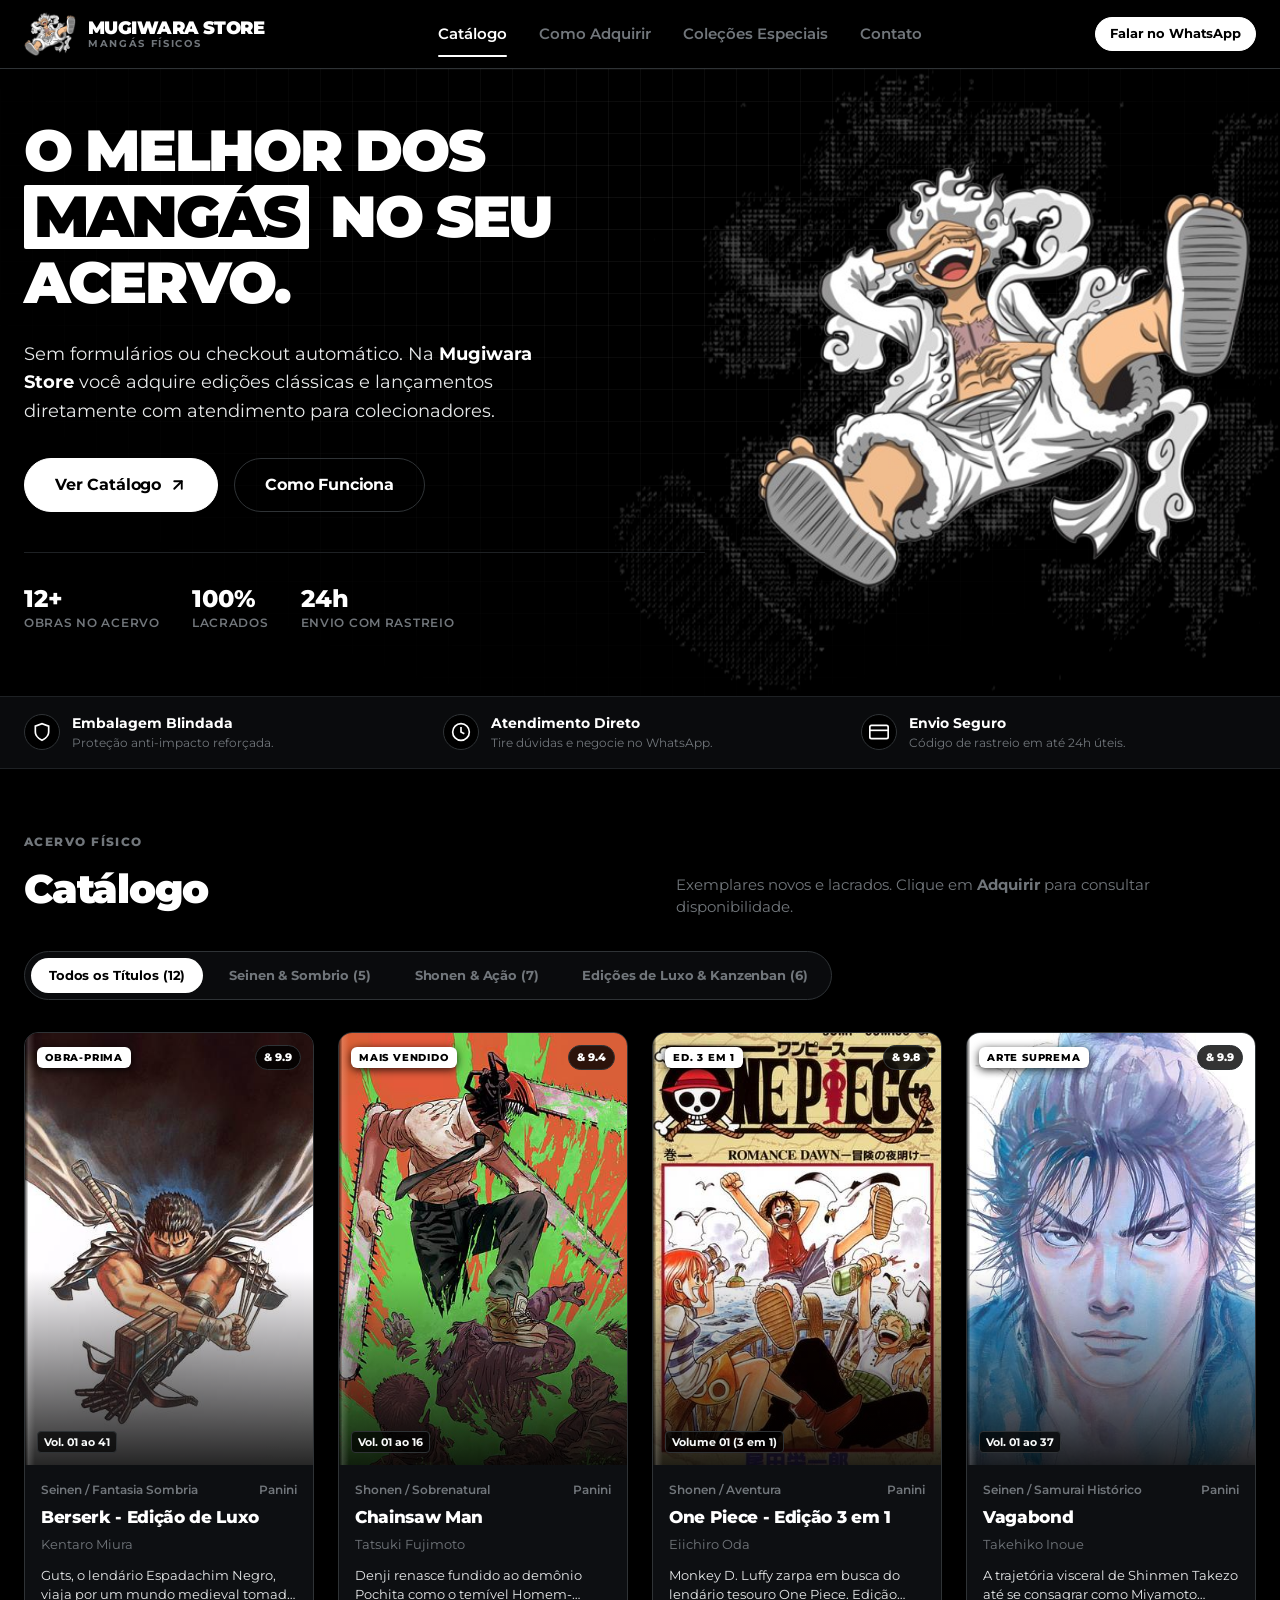
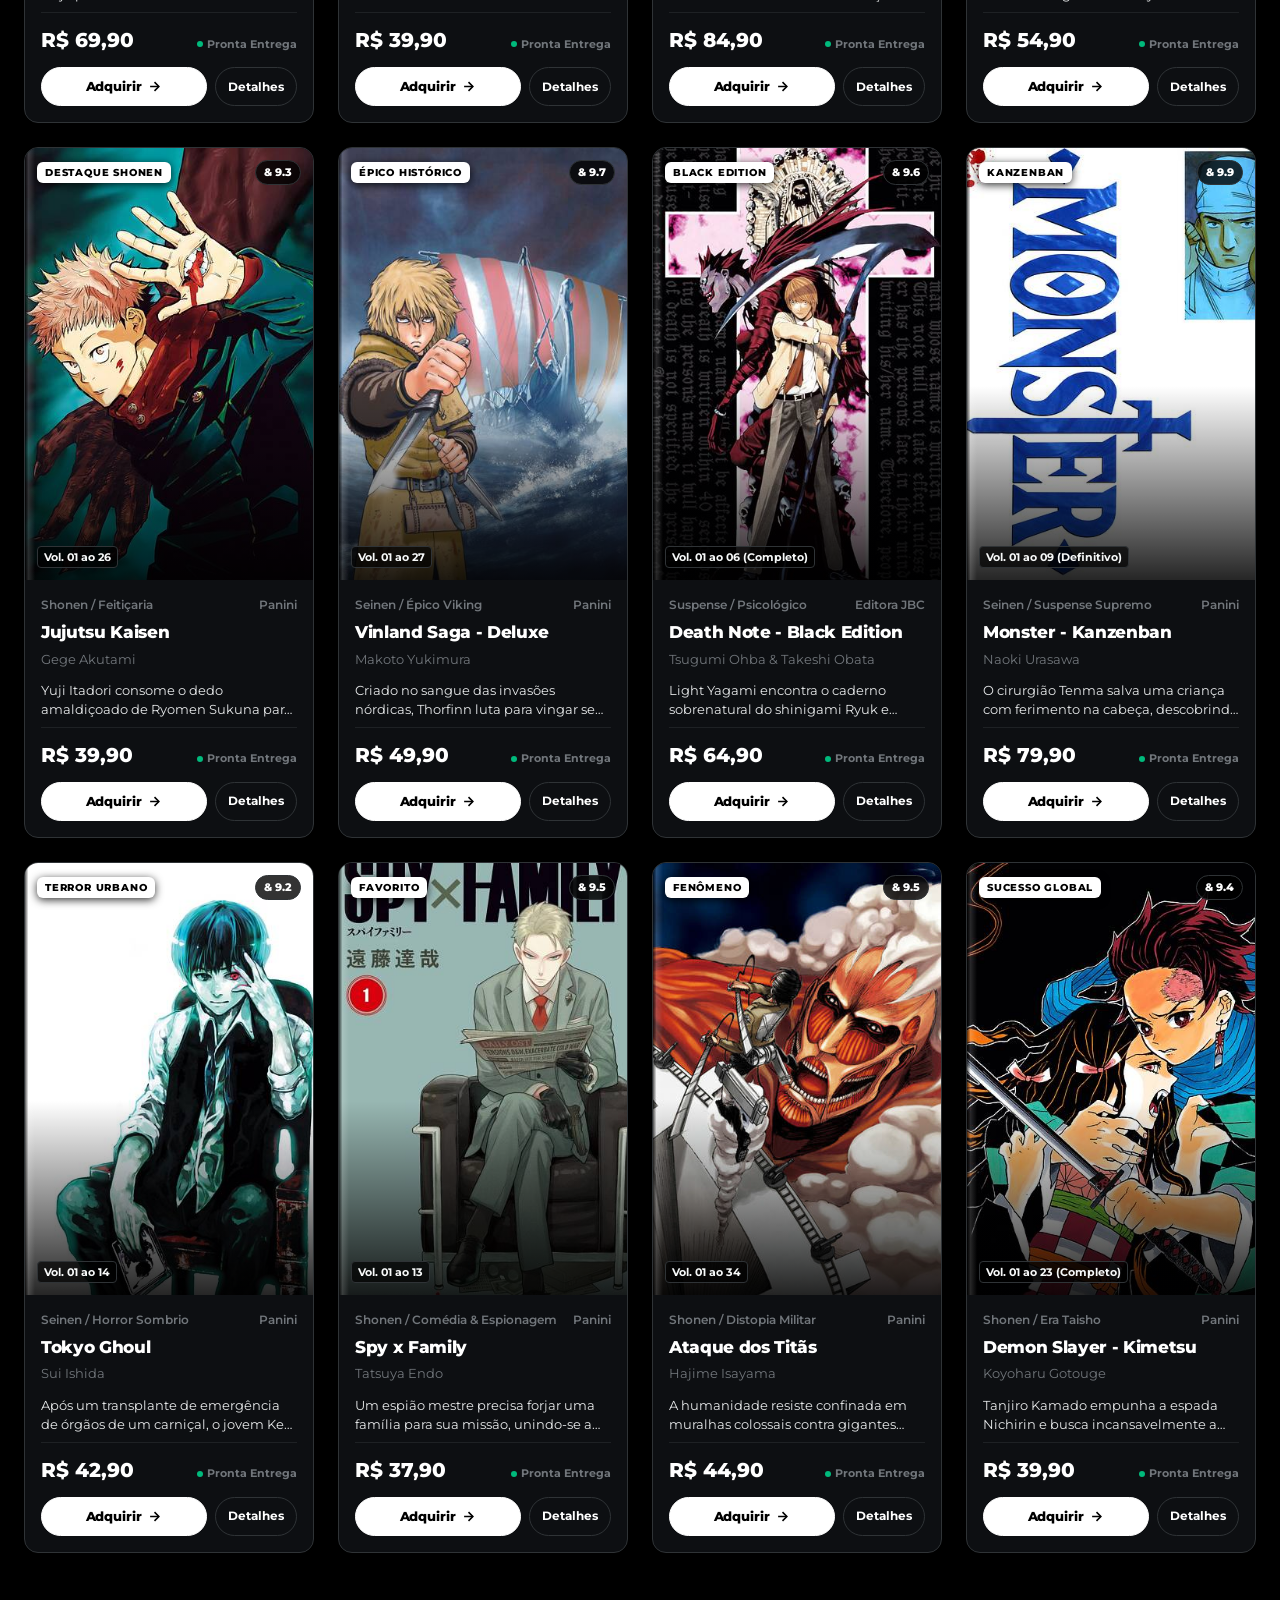
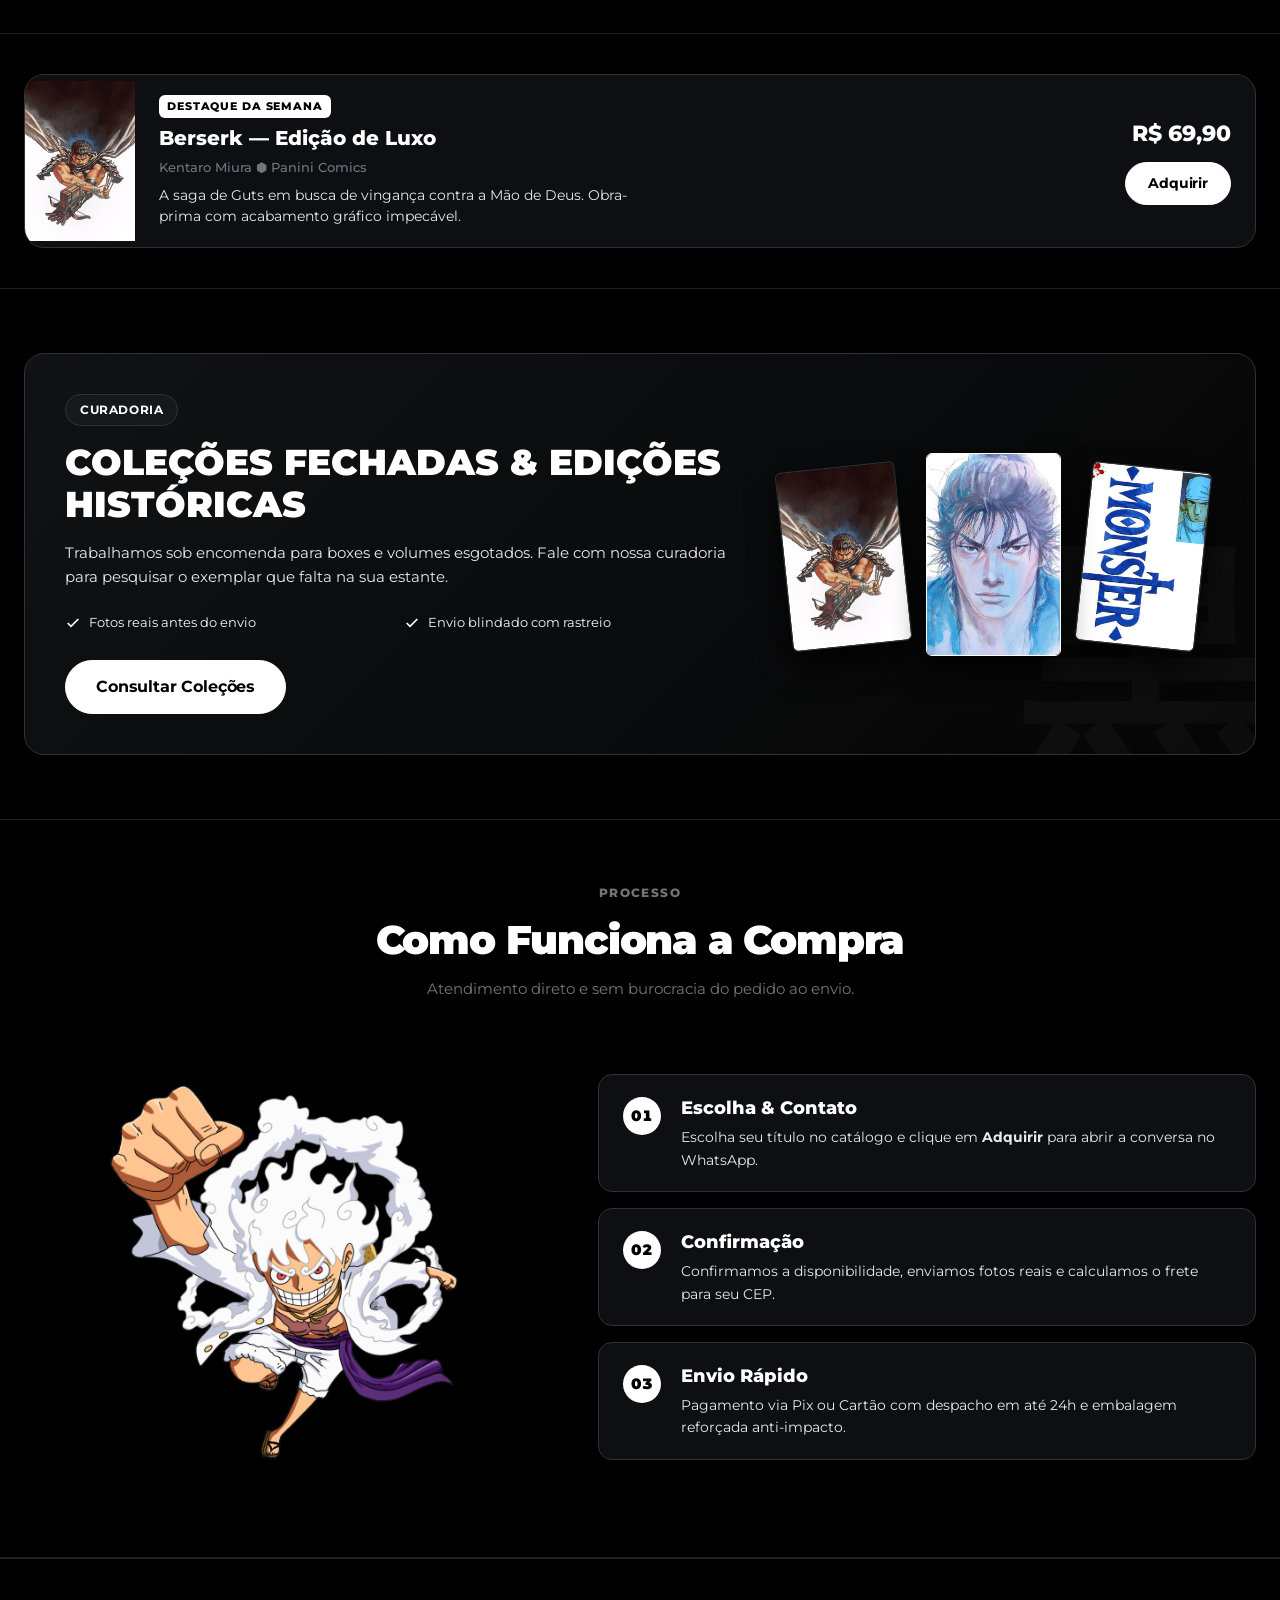
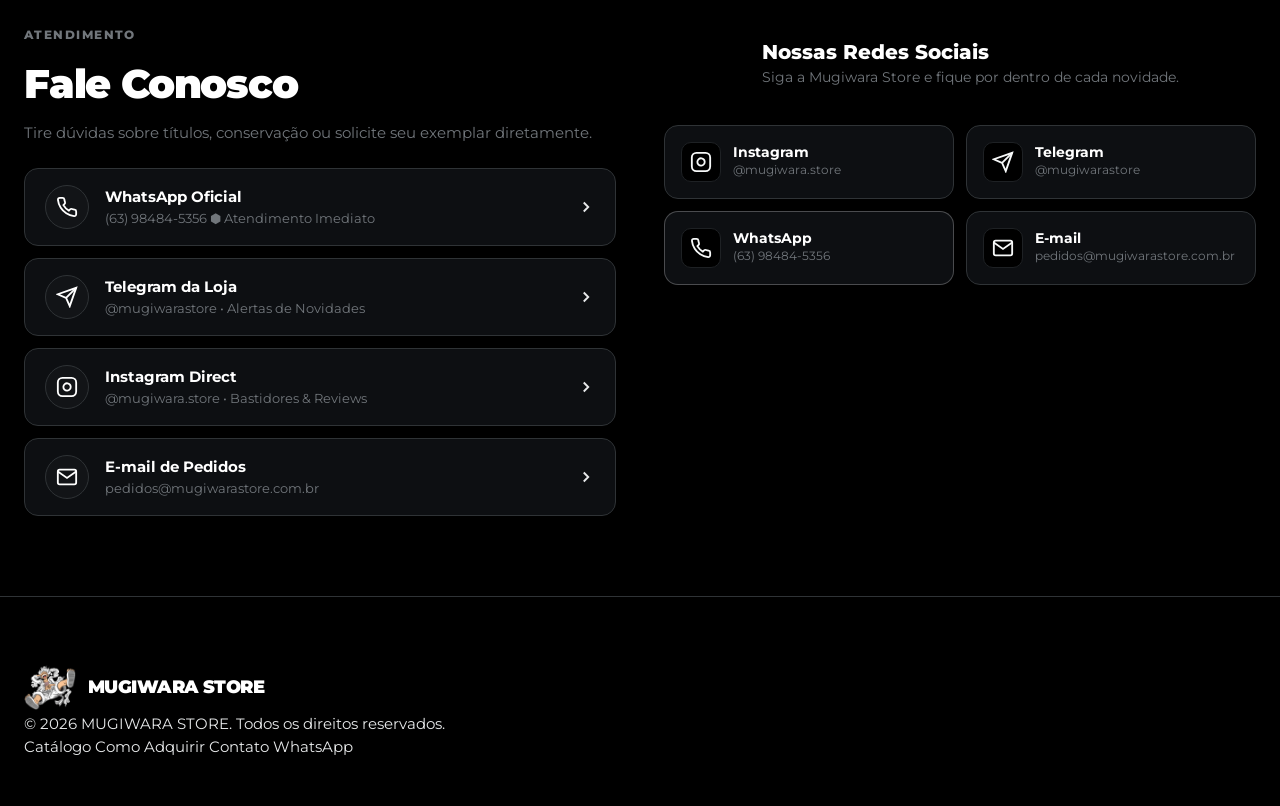
<file: index.html>
<!DOCTYPE html>
<html lang="pt-BR">
<head>
  <meta charset="UTF-8">
  <meta name="viewport" content="width=device-width, initial-scale=1.0">
  <meta name="description" content="Mugiwara Store - Loja especializada em mangás raros, edições de luxo e shonen/seinen de destaque. Atendimento direto e envio para todo o Brasil.">
  <title>MUGIWARA STORE | Loja Especializada em Mangás & Edições de Colecionador</title>
  <link rel="preconnect" href="https://fonts.googleapis.com">
  <link rel="preconnect" href="https://fonts.gstatic.com" crossorigin>
  <link href="https://fonts.googleapis.com/css2?family=Montserrat:ital,wght@0,300;0,400;0,500;0,600;0,700;0,800;0,900;1,700;1,900&display=swap" rel="stylesheet">
  <link rel="stylesheet" href="styles.css">
</head>
<body>

  <!-- Header -->
  <header class="site-header">
    <div class="container header-inner">
      <!-- Logo -->
      <a href="#" class="logo" aria-label="Mugiwara Store Página Inicial">
        <img src="images/logo.png" alt="Mugiwara Store" class="logo-img">
        <div class="logo-text">
          <span>MUGIWARA STORE</span>
          <span class="tagline">Mangás Físicos</span>
        </div>
      </a>

      <!-- Mobile Nav Checkbox Toggle -->
      <input type="checkbox" id="nav-toggle" class="nav-toggle-input" aria-label="Abrir Menu">
      <label for="nav-toggle" class="nav-toggle-label" title="Menu">
        <span></span>
        <span></span>
        <span></span>
      </label>

      <!-- Desktop Nav -->
      <nav class="nav-menu">
        <a href="#catalogo" class="nav-link active">Catálogo</a>
        <a href="#como-adquirir" class="nav-link">Como Adquirir</a>
        <a href="#colecionador" class="nav-link">Coleções Especiais</a>
        <a href="#contato" class="nav-link">Contato</a>
      </nav>

      <!-- Action -->
      <div class="header-actions">
        <a href="https://wa.me/5563984845356?text=Ol%C3%A1%2C%20gostaria%20de%20consultar%20a%20disponibilidade%20de%20mang%C3%A1s%20na%20Mugiwara%20Store%21" target="_blank" rel="noopener noreferrer" class="btn btn-primary btn-sm">
          Falar no WhatsApp
        </a>
      </div>

      <!-- Mobile Dropdown Menu -->
      <div class="nav-menu-mobile">
        <a href="#catalogo">Catálogo</a>
        <a href="#como-adquirir">Como Adquirir</a>
        <a href="#colecionador">Coleções Especiais</a>
        <a href="#contato">Contato</a>
      </div>
    </div>
  </header>

  <!-- Hero / Spotlight Section -->
  <section class="hero" id="destaque">
    <img src="images/hero-bg-art.jpg" alt="" class="hero-bg-art" aria-hidden="true">
    <div class="container hero-grid">
      
      <!-- Hero Copy -->
      <div class="hero-content">

        <h1 class="hero-title">
          O MELHOR DOS<br>
          <span class="highlight-box">MANGÁS</span> NO SEU<br>
          ACERVO.
        </h1>

        <p class="hero-desc">
          Sem formulários ou checkout automático. Na <strong>Mugiwara Store</strong> você adquire edições clássicas e lançamentos diretamente com atendimento para colecionadores.
        </p>

        <div class="hero-actions">
          <a href="#catalogo" class="btn btn-primary btn-lg">
            Ver Catálogo
            <svg width="18" height="18" viewBox="0 0 24 24" fill="none" stroke="currentColor" stroke-width="2.5" stroke-linecap="round" stroke-linejoin="round"><line x1="7" y1="17" x2="17" y2="7"></line><polyline points="7 7 17 7 17 17"></polyline></svg>
          </a>
          <a href="#como-adquirir" class="btn btn-outline btn-lg">
            Como Funciona
          </a>
        </div>

        <div class="hero-stats">
          <div class="stat-item">
            <span class="stat-value">12+</span>
            <span class="stat-label">Obras no Acervo</span>
          </div>
          <div class="stat-item">
            <span class="stat-value">100%</span>
            <span class="stat-label">Lacrados</span>
          </div>
          <div class="stat-item">
            <span class="stat-value">24h</span>
            <span class="stat-label">Envio com Rastreio</span>
          </div>
        </div>
      </div>

      <!-- Hero Logo Display -->
      <div class="hero-logo-display">
        <img src="images/logo.png" alt="Mugiwara Store" class="hero-logo-big">
      </div>

    </div>
  </section>

  <!-- Notice / Quality Promise Bar -->
  <section class="promise-bar">
    <div class="container promise-items">
      <div class="promise-item">
        <div class="promise-icon">
          <svg width="20" height="20" viewBox="0 0 24 24" fill="none" stroke="currentColor" stroke-width="2"><path d="M12 22s8-4 8-10V5l-8-3-8 3v7c0 6 8 10 8 10z"></path></svg>
        </div>
        <div class="promise-text">
          <h4>Embalagem Blindada</h4>
          <p>Proteção anti-impacto reforçada.</p>
        </div>
      </div>

      <div class="promise-item">
        <div class="promise-icon">
          <svg width="20" height="20" viewBox="0 0 24 24" fill="none" stroke="currentColor" stroke-width="2"><circle cx="12" cy="12" r="10"></circle><polyline points="12 6 12 12 16 14"></polyline></svg>
        </div>
        <div class="promise-text">
          <h4>Atendimento Direto</h4>
          <p>Tire dúvidas e negocie no WhatsApp.</p>
        </div>
      </div>

      <div class="promise-item">
        <div class="promise-icon">
          <svg width="20" height="20" viewBox="0 0 24 24" fill="none" stroke="currentColor" stroke-width="2"><rect x="1" y="4" width="22" height="16" rx="2" ry="2"></rect><line x1="1" y1="10" x2="23" y2="10"></line></svg>
        </div>
        <div class="promise-text">
          <h4>Envio Seguro</h4>
          <p>Código de rastreio em até 24h úteis.</p>
        </div>
      </div>
    </div>
  </section>

  <!-- Catalog Section -->
  <section class="catalog-section" id="catalogo">
    <div class="container">
      
      <!-- Section Header -->
      <div class="section-header">
        <span class="section-label">Acervo Físico</span>
        <div class="section-title-wrap">
          <h2 class="section-title">Catálogo</h2>
          <p class="section-subtitle">
            Exemplares novos e lacrados. Clique em <strong>Adquirir</strong> para consultar disponibilidade.
          </p>
        </div>
      </div>

      <!-- Pure CSS Filtering Control -->
      <input type="radio" name="manga-filter" id="filter-all" class="filter-radio" checked>
      <input type="radio" name="manga-filter" id="filter-seinen" class="filter-radio">
      <input type="radio" name="manga-filter" id="filter-shonen" class="filter-radio">
      <input type="radio" name="manga-filter" id="filter-luxo" class="filter-radio">

      <div class="filter-tabs">
        <label for="filter-all" class="filter-label">Todos os Títulos (12)</label>
        <label for="filter-seinen" class="filter-label">Seinen & Sombrio (5)</label>
        <label for="filter-shonen" class="filter-label">Shonen & Ação (7)</label>
        <label for="filter-luxo" class="filter-label">Edições de Luxo & Kanzenban (6)</label>
      </div>

      <!-- Manga Grid -->
      <div class="catalog-grid">

        <!-- 1. Berserk -->
        <article class="card cat-seinen cat-luxo">
          <div class="card-cover-container">
            <img src="images/berserk.jpg" alt="Berserk Volume 1" class="card-img" loading="lazy">
            <div class="card-badges">
              <span class="card-badge">Obra-Prima</span>
              <span class="card-rating">& 9.9</span>
            </div>
            <span class="card-vol-tag">Vol. 01 ao 41</span>
          </div>
          <div class="card-content">
            <div class="card-header-meta">
              <span>Seinen / Fantasia Sombria</span>
              <span>Panini</span>
            </div>
            <h3 class="card-title">Berserk - Edição de Luxo</h3>
            <span class="card-author">Kentaro Miura</span>
            <p class="card-synopsis">
              Guts, o lendário Espadachim Negro, viaja por um mundo medieval tomado por demônios em busca de acerto de contas com Griffith.
            </p>
            <div class="card-footer">
              <div class="card-price-row">
                <span class="card-price">R$ 69,90</span>
                <span class="card-stock-status"><span class="status-dot"></span> Pronta Entrega</span>
              </div>
              <div class="card-actions">
                <a href="https://wa.me/5563984845356?text=Ol%C3%A1%21%20Gostaria%20de%20adquirir%20o%20mang%C3%A1%20Berserk%20-%20Edi%C3%A7%C3%A3o%20de%20Luxo%20(R%24%2069%2C90).%20Como%20fa%C3%A7o%20para%20concluir%3F" target="_blank" rel="noopener noreferrer" class="btn-adquirir" title="Adquirir via Contato">
                  Adquirir
                  <svg width="15" height="15" viewBox="0 0 24 24" fill="none" stroke="currentColor" stroke-width="2.5"><line x1="5" y1="12" x2="19" y2="12"></line><polyline points="12 5 19 12 12 19"></polyline></svg>
                </a>
                <a href="#modal-berserk" class="btn-detalhes" title="Ver detalhes completos">Detalhes</a>
              </div>
            </div>
          </div>
        </article>

        <!-- 2. Chainsaw Man -->
        <article class="card cat-shonen">
          <div class="card-cover-container">
            <img src="images/chainsaw-man.jpg" alt="Chainsaw Man" class="card-img" loading="lazy">
            <div class="card-badges">
              <span class="card-badge">Mais Vendido</span>
              <span class="card-rating">& 9.4</span>
            </div>
            <span class="card-vol-tag">Vol. 01 ao 16</span>
          </div>
          <div class="card-content">
            <div class="card-header-meta">
              <span>Shonen / Sobrenatural</span>
              <span>Panini</span>
            </div>
            <h3 class="card-title">Chainsaw Man</h3>
            <span class="card-author">Tatsuki Fujimoto</span>
            <p class="card-synopsis">
              Denji renasce fundido ao demônio Pochita como o temível Homem-Motosserra e ingressa na Segurança Pública como caçador oficial.
            </p>
            <div class="card-footer">
              <div class="card-price-row">
                <span class="card-price">R$ 39,90</span>
                <span class="card-stock-status"><span class="status-dot"></span> Pronta Entrega</span>
              </div>
              <div class="card-actions">
                <a href="https://wa.me/5563984845356?text=Ol%C3%A1%21%20Gostaria%20de%20adquirir%20o%20mang%C3%A1%20Chainsaw%20Man%20(R%24%2039%2C90).%20Ainda%20possui%20exemplar%20dispon%C3%ADvel%3F" target="_blank" rel="noopener noreferrer" class="btn-adquirir">
                  Adquirir
                  <svg width="15" height="15" viewBox="0 0 24 24" fill="none" stroke="currentColor" stroke-width="2.5"><line x1="5" y1="12" x2="19" y2="12"></line><polyline points="12 5 19 12 12 19"></polyline></svg>
                </a>
                <a href="#modal-chainsaw-man" class="btn-detalhes">Detalhes</a>
              </div>
            </div>
          </div>
        </article>

        <!-- 3. One Piece -->
        <article class="card cat-shonen cat-luxo">
          <div class="card-cover-container">
            <img src="images/one-piece.jpg" alt="One Piece Edição 3 em 1" class="card-img" loading="lazy">
            <div class="card-badges">
              <span class="card-badge">Ed. 3 em 1</span>
              <span class="card-rating">& 9.8</span>
            </div>
            <span class="card-vol-tag">Volume 01 (3 em 1)</span>
          </div>
          <div class="card-content">
            <div class="card-header-meta">
              <span>Shonen / Aventura</span>
              <span>Panini</span>
            </div>
            <h3 class="card-title">One Piece - Edição 3 em 1</h3>
            <span class="card-author">Eiichiro Oda</span>
            <p class="card-synopsis">
              Monkey D. Luffy zarpa em busca do lendário tesouro One Piece. Edição compilada com três volumes originais em um só tomo.
            </p>
            <div class="card-footer">
              <div class="card-price-row">
                <span class="card-price">R$ 84,90</span>
                <span class="card-stock-status"><span class="status-dot"></span> Pronta Entrega</span>
              </div>
              <div class="card-actions">
                <a href="https://wa.me/5563984845356?text=Ol%C3%A1%21%20Gostaria%20de%20adquirir%20a%20edi%C3%A7%C3%A3o%203%20em%201%20de%20One%20Piece%20(R%24%2084%2C90).%20Como%20procedemos%3F" target="_blank" rel="noopener noreferrer" class="btn-adquirir">
                  Adquirir
                  <svg width="15" height="15" viewBox="0 0 24 24" fill="none" stroke="currentColor" stroke-width="2.5"><line x1="5" y1="12" x2="19" y2="12"></line><polyline points="12 5 19 12 12 19"></polyline></svg>
                </a>
                <a href="#modal-one-piece" class="btn-detalhes">Detalhes</a>
              </div>
            </div>
          </div>
        </article>

        <!-- 4. Vagabond -->
        <article class="card cat-seinen cat-luxo">
          <div class="card-cover-container">
            <img src="images/vagabond.jpg" alt="Vagabond" class="card-img" loading="lazy">
            <div class="card-badges">
              <span class="card-badge">Arte Suprema</span>
              <span class="card-rating">& 9.9</span>
            </div>
            <span class="card-vol-tag">Vol. 01 ao 37</span>
          </div>
          <div class="card-content">
            <div class="card-header-meta">
              <span>Seinen / Samurai Histórico</span>
              <span>Panini</span>
            </div>
            <h3 class="card-title">Vagabond</h3>
            <span class="card-author">Takehiko Inoue</span>
            <p class="card-synopsis">
              A trajetória visceral de Shinmen Takezo até se consagrar como Miyamoto Musashi, o maior espadachim de toda a história do Japão feudal.
            </p>
            <div class="card-footer">
              <div class="card-price-row">
                <span class="card-price">R$ 54,90</span>
                <span class="card-stock-status"><span class="status-dot"></span> Pronta Entrega</span>
              </div>
              <div class="card-actions">
                <a href="https://wa.me/5563984845356?text=Ol%C3%A1%21%20Tenho%20interesse%20em%20adquirir%20o%20mang%C3%A1%20Vagabond%20(R%24%2054%2C90).%20Pode%20me%20atender%3F" target="_blank" rel="noopener noreferrer" class="btn-adquirir">
                  Adquirir
                  <svg width="15" height="15" viewBox="0 0 24 24" fill="none" stroke="currentColor" stroke-width="2.5"><line x1="5" y1="12" x2="19" y2="12"></line><polyline points="12 5 19 12 12 19"></polyline></svg>
                </a>
                <a href="#modal-vagabond" class="btn-detalhes">Detalhes</a>
              </div>
            </div>
          </div>
        </article>

        <!-- 5. Jujutsu Kaisen -->
        <article class="card cat-shonen">
          <div class="card-cover-container">
            <img src="images/jujutsu-kaisen.jpg" alt="Jujutsu Kaisen" class="card-img" loading="lazy">
            <div class="card-badges">
              <span class="card-badge">Destaque Shonen</span>
              <span class="card-rating">& 9.3</span>
            </div>
            <span class="card-vol-tag">Vol. 01 ao 26</span>
          </div>
          <div class="card-content">
            <div class="card-header-meta">
              <span>Shonen / Feitiçaria</span>
              <span>Panini</span>
            </div>
            <h3 class="card-title">Jujutsu Kaisen</h3>
            <span class="card-author">Gege Akutami</span>
            <p class="card-synopsis">
              Yuji Itadori consome o dedo amaldiçoado de Ryomen Sukuna para salvar seus companheiros e é lançado na Escola de Feitiçaria de Tóquio.
            </p>
            <div class="card-footer">
              <div class="card-price-row">
                <span class="card-price">R$ 39,90</span>
                <span class="card-stock-status"><span class="status-dot"></span> Pronta Entrega</span>
              </div>
              <div class="card-actions">
                <a href="https://wa.me/5563984845356?text=Ol%C3%A1%21%20Quero%20adquirir%20o%20mang%C3%A1%20Jujutsu%20Kaisen%20(R%24%2039%2C90).%20Quais%20volumes%20est%C3%A3o%20dispon%C3%ADveis%3F" target="_blank" rel="noopener noreferrer" class="btn-adquirir">
                  Adquirir
                  <svg width="15" height="15" viewBox="0 0 24 24" fill="none" stroke="currentColor" stroke-width="2.5"><line x1="5" y1="12" x2="19" y2="12"></line><polyline points="12 5 19 12 12 19"></polyline></svg>
                </a>
                <a href="#modal-jujutsu-kaisen" class="btn-detalhes">Detalhes</a>
              </div>
            </div>
          </div>
        </article>

        <!-- 6. Vinland Saga -->
        <article class="card cat-seinen cat-luxo">
          <div class="card-cover-container">
            <img src="images/vinland-saga.jpg" alt="Vinland Saga Deluxe" class="card-img" loading="lazy">
            <div class="card-badges">
              <span class="card-badge">Épico Histórico</span>
              <span class="card-rating">& 9.7</span>
            </div>
            <span class="card-vol-tag">Vol. 01 ao 27</span>
          </div>
          <div class="card-content">
            <div class="card-header-meta">
              <span>Seinen / Épico Viking</span>
              <span>Panini</span>
            </div>
            <h3 class="card-title">Vinland Saga - Deluxe</h3>
            <span class="card-author">Makoto Yukimura</span>
            <p class="card-synopsis">
              Criado no sangue das invasões nórdicas, Thorfinn luta para vingar seu pai contra Askeladd até descobrir a lenda de Vinland.
            </p>
            <div class="card-footer">
              <div class="card-price-row">
                <span class="card-price">R$ 49,90</span>
                <span class="card-stock-status"><span class="status-dot"></span> Pronta Entrega</span>
              </div>
              <div class="card-actions">
                <a href="https://wa.me/5563984845356?text=Ol%C3%A1%21%20Gostaria%20de%20adquirir%20Vinland%20Saga%20Deluxe%20(R%24%2049%2C90).%20Como%20fa%C3%A7o%20para%20combinar%20o%20envio%3F" target="_blank" rel="noopener noreferrer" class="btn-adquirir">
                  Adquirir
                  <svg width="15" height="15" viewBox="0 0 24 24" fill="none" stroke="currentColor" stroke-width="2.5"><line x1="5" y1="12" x2="19" y2="12"></line><polyline points="12 5 19 12 12 19"></polyline></svg>
                </a>
                <a href="#modal-vinland-saga" class="btn-detalhes">Detalhes</a>
              </div>
            </div>
          </div>
        </article>

        <!-- 7. Death Note -->
        <article class="card cat-shonen cat-luxo">
          <div class="card-cover-container">
            <img src="images/death-note.jpg" alt="Death Note Black Edition" class="card-img" loading="lazy">
            <div class="card-badges">
              <span class="card-badge">Black Edition</span>
              <span class="card-rating">& 9.6</span>
            </div>
            <span class="card-vol-tag">Vol. 01 ao 06 (Completo)</span>
          </div>
          <div class="card-content">
            <div class="card-header-meta">
              <span>Suspense / Psicológico</span>
              <span>Editora JBC</span>
            </div>
            <h3 class="card-title">Death Note - Black Edition</h3>
            <span class="card-author">Tsugumi Ohba & Takeshi Obata</span>
            <p class="card-synopsis">
              Light Yagami encontra o caderno sobrenatural do shinigami Ryuk e declara guerra aos criminosos do mundo, desafiando a mente de L.
            </p>
            <div class="card-footer">
              <div class="card-price-row">
                <span class="card-price">R$ 64,90</span>
                <span class="card-stock-status"><span class="status-dot"></span> Pronta Entrega</span>
              </div>
              <div class="card-actions">
                <a href="https://wa.me/5563984845356?text=Ol%C3%A1%21%20Quero%20adquirir%20o%20Death%20Note%20Black%20Edition%20(R%24%2064%2C90).%20Est%C3%A1%20dispon%C3%ADvel%3F" target="_blank" rel="noopener noreferrer" class="btn-adquirir">
                  Adquirir
                  <svg width="15" height="15" viewBox="0 0 24 24" fill="none" stroke="currentColor" stroke-width="2.5"><line x1="5" y1="12" x2="19" y2="12"></line><polyline points="12 5 19 12 12 19"></polyline></svg>
                </a>
                <a href="#modal-death-note" class="btn-detalhes">Detalhes</a>
              </div>
            </div>
          </div>
        </article>

        <!-- 8. Monster -->
        <article class="card cat-seinen cat-luxo">
          <div class="card-cover-container">
            <img src="images/monster.jpg" alt="Monster Kanzenban" class="card-img" loading="lazy">
            <div class="card-badges">
              <span class="card-badge">Kanzenban</span>
              <span class="card-rating">& 9.9</span>
            </div>
            <span class="card-vol-tag">Vol. 01 ao 09 (Definitivo)</span>
          </div>
          <div class="card-content">
            <div class="card-header-meta">
              <span>Seinen / Suspense Supremo</span>
              <span>Panini</span>
            </div>
            <h3 class="card-title">Monster - Kanzenban</h3>
            <span class="card-author">Naoki Urasawa</span>
            <p class="card-synopsis">
              O cirurgião Tenma salva uma criança com ferimento na cabeça, descobrindo anos depois que salvou Johan Liebert, um gênio maligno.
            </p>
            <div class="card-footer">
              <div class="card-price-row">
                <span class="card-price">R$ 79,90</span>
                <span class="card-stock-status"><span class="status-dot"></span> Pronta Entrega</span>
              </div>
              <div class="card-actions">
                <a href="https://wa.me/5563984845356?text=Ol%C3%A1%21%20Gostaria%20de%20adquirir%20o%20Monster%20Kanzenban%20(R%24%2079%2C90).%20Como%20proceder%20com%20o%20pagamento%3F" target="_blank" rel="noopener noreferrer" class="btn-adquirir">
                  Adquirir
                  <svg width="15" height="15" viewBox="0 0 24 24" fill="none" stroke="currentColor" stroke-width="2.5"><line x1="5" y1="12" x2="19" y2="12"></line><polyline points="12 5 19 12 12 19"></polyline></svg>
                </a>
                <a href="#modal-monster" class="btn-detalhes">Detalhes</a>
              </div>
            </div>
          </div>
        </article>

        <!-- 9. Tokyo Ghoul -->
        <article class="card cat-seinen">
          <div class="card-cover-container">
            <img src="images/tokyo-ghoul.jpg" alt="Tokyo Ghoul" class="card-img" loading="lazy">
            <div class="card-badges">
              <span class="card-badge">Terror Urbano</span>
              <span class="card-rating">& 9.2</span>
            </div>
            <span class="card-vol-tag">Vol. 01 ao 14</span>
          </div>
          <div class="card-content">
            <div class="card-header-meta">
              <span>Seinen / Horror Sombrio</span>
              <span>Panini</span>
            </div>
            <h3 class="card-title">Tokyo Ghoul</h3>
            <span class="card-author">Sui Ishida</span>
            <p class="card-synopsis">
              Após um transplante de emergência de órgãos de um carniçal, o jovem Ken Kaneki torna-se meio-humano, meio-ghoul em Tóquio.
            </p>
            <div class="card-footer">
              <div class="card-price-row">
                <span class="card-price">R$ 42,90</span>
                <span class="card-stock-status"><span class="status-dot"></span> Pronta Entrega</span>
              </div>
              <div class="card-actions">
                <a href="https://wa.me/5563984845356?text=Ol%C3%A1%21%20Gostaria%20de%20adquirir%20o%20mang%C3%A1%20Tokyo%20Ghoul%20(R%24%2042%2C90).%20Voc%C3%AA%20tem%20o%20volume%201%3F" target="_blank" rel="noopener noreferrer" class="btn-adquirir">
                  Adquirir
                  <svg width="15" height="15" viewBox="0 0 24 24" fill="none" stroke="currentColor" stroke-width="2.5"><line x1="5" y1="12" x2="19" y2="12"></line><polyline points="12 5 19 12 12 19"></polyline></svg>
                </a>
                <a href="#modal-tokyo-ghoul" class="btn-detalhes">Detalhes</a>
              </div>
            </div>
          </div>
        </article>

        <!-- 10. Spy x Family -->
        <article class="card cat-shonen">
          <div class="card-cover-container">
            <img src="images/spy-family.jpg" alt="Spy x Family" class="card-img" loading="lazy">
            <div class="card-badges">
              <span class="card-badge">Favorito</span>
              <span class="card-rating">& 9.5</span>
            </div>
            <span class="card-vol-tag">Vol. 01 ao 13</span>
          </div>
          <div class="card-content">
            <div class="card-header-meta">
              <span>Shonen / Comédia & Espionagem</span>
              <span>Panini</span>
            </div>
            <h3 class="card-title">Spy x Family</h3>
            <span class="card-author">Tatsuya Endo</span>
            <p class="card-synopsis">
              Um espião mestre precisa forjar uma família para sua missão, unindo-se a uma assassina e adotando uma garotinha clarividente.
            </p>
            <div class="card-footer">
              <div class="card-price-row">
                <span class="card-price">R$ 37,90</span>
                <span class="card-stock-status"><span class="status-dot"></span> Pronta Entrega</span>
              </div>
              <div class="card-actions">
                <a href="https://wa.me/5563984845356?text=Ol%C3%A1%21%20Quero%20adquirir%20exemplares%20de%20Spy%20x%20Family%20(R%24%2037%2C90).%20Como%20prosseguimos%3F" target="_blank" rel="noopener noreferrer" class="btn-adquirir">
                  Adquirir
                  <svg width="15" height="15" viewBox="0 0 24 24" fill="none" stroke="currentColor" stroke-width="2.5"><line x1="5" y1="12" x2="19" y2="12"></line><polyline points="12 5 19 12 12 19"></polyline></svg>
                </a>
                <a href="#modal-spy-family" class="btn-detalhes">Detalhes</a>
              </div>
            </div>
          </div>
        </article>

        <!-- 11. Attack on Titan -->
        <article class="card cat-shonen">
          <div class="card-cover-container">
            <img src="images/attack-on-titan.jpg" alt="Ataque dos Titãs" class="card-img" loading="lazy">
            <div class="card-badges">
              <span class="card-badge">Fenômeno</span>
              <span class="card-rating">& 9.5</span>
            </div>
            <span class="card-vol-tag">Vol. 01 ao 34</span>
          </div>
          <div class="card-content">
            <div class="card-header-meta">
              <span>Shonen / Distopia Militar</span>
              <span>Panini</span>
            </div>
            <h3 class="card-title">Ataque dos Titãs</h3>
            <span class="card-author">Hajime Isayama</span>
            <p class="card-synopsis">
              A humanidade resiste confinada em muralhas colossais contra gigantes devoradores até o muro quebrar e Eren jurar vingança total.
            </p>
            <div class="card-footer">
              <div class="card-price-row">
                <span class="card-price">R$ 44,90</span>
                <span class="card-stock-status"><span class="status-dot"></span> Pronta Entrega</span>
              </div>
              <div class="card-actions">
                <a href="https://wa.me/5563984845356?text=Ol%C3%A1%21%20Tenho%20interesse%20em%20adquirir%20o%20mang%C3%A1%20Ataque%20dos%20Tit%C3%A3s%20(R%24%2044%2C90).%20Poderia%20me%20atender%3F" target="_blank" rel="noopener noreferrer" class="btn-adquirir">
                  Adquirir
                  <svg width="15" height="15" viewBox="0 0 24 24" fill="none" stroke="currentColor" stroke-width="2.5"><line x1="5" y1="12" x2="19" y2="12"></line><polyline points="12 5 19 12 12 19"></polyline></svg>
                </a>
                <a href="#modal-attack-on-titan" class="btn-detalhes">Detalhes</a>
              </div>
            </div>
          </div>
        </article>

        <!-- 12. Demon Slayer -->
        <article class="card cat-shonen">
          <div class="card-cover-container">
            <img src="images/demon-slayer.jpg" alt="Demon Slayer" class="card-img" loading="lazy">
            <div class="card-badges">
              <span class="card-badge">Sucesso Global</span>
              <span class="card-rating">& 9.4</span>
            </div>
            <span class="card-vol-tag">Vol. 01 ao 23 (Completo)</span>
          </div>
          <div class="card-content">
            <div class="card-header-meta">
              <span>Shonen / Era Taisho</span>
              <span>Panini</span>
            </div>
            <h3 class="card-title">Demon Slayer - Kimetsu</h3>
            <span class="card-author">Koyoharu Gotouge</span>
            <p class="card-synopsis">
              Tanjiro Kamado empunha a espada Nichirin e busca incansavelmente a cura para sua irmã Nezuko, transformada em demônio.
            </p>
            <div class="card-footer">
              <div class="card-price-row">
                <span class="card-price">R$ 39,90</span>
                <span class="card-stock-status"><span class="status-dot"></span> Pronta Entrega</span>
              </div>
              <div class="card-actions">
                <a href="https://wa.me/5563984845356?text=Ol%C3%A1%21%20Gostaria%20de%20adquirir%20Demon%20Slayer%20Kimetsu%20no%20Yaiba%20(R%24%2039%2C90).%20Voc%C3%AAs%20t%C3%AAm%20em%20estoque%3F" target="_blank" rel="noopener noreferrer" class="btn-adquirir">
                  Adquirir
                  <svg width="15" height="15" viewBox="0 0 24 24" fill="none" stroke="currentColor" stroke-width="2.5"><line x1="5" y1="12" x2="19" y2="12"></line><polyline points="12 5 19 12 12 19"></polyline></svg>
                </a>
                <a href="#modal-demon-slayer" class="btn-detalhes">Detalhes</a>
              </div>
            </div>
          </div>
        </article>

      </div>
    </div>
  </section>


  <!-- Destaque: Berserk Compact Banner -->
  <section class="destaque-banner-section">
    <div class="container">
      <div class="destaque-banner">
        <div class="destaque-banner-cover">
          <img src="images/berserk.jpg" alt="Berserk Edição de Luxo" loading="lazy">
        </div>
        <div class="destaque-banner-info">
          <span class="card-tag">Destaque da Semana</span>
          <h3 class="destaque-banner-title">Berserk — Edição de Luxo</h3>
          <p class="destaque-banner-author">Kentaro Miura ⬢ Panini Comics</p>
          <p class="destaque-banner-desc">A saga de Guts em busca de vingança contra a Mão de Deus. Obra-prima com acabamento gráfico impecável.</p>
        </div>
        <div class="destaque-banner-action">
          <span class="price-value">R$ 69,90</span>
          <a href="https://wa.me/5563984845356?text=Ol%C3%A1%21%20Gostaria%20de%20adquirir%20Berserk%20-%20Edi%C3%A7%C3%A3o%20de%20Luxo%20(R%24%2069%2C90)." target="_blank" rel="noopener noreferrer" class="btn btn-primary">Adquirir</a>
        </div>
      </div>
    </div>
  </section>

  <!-- Collector's Spotlight Box Section -->
  <section class="spotlight-box" id="colecionador">
    <div class="container">
      <div class="collector-banner">
        <div class="collector-content">
          <span class="hero-badge-pill" style="align-self: flex-start; margin-bottom: 0;">Curadoria</span>
          <h2 class="collector-title">COLEÇÕES FECHADAS & EDIÇÕES HISTÓRICAS</h2>
          <p class="collector-desc">
            Trabalhamos sob encomenda para boxes e volumes esgotados. Fale com nossa curadoria para pesquisar o exemplar que falta na sua estante.
          </p>
          <div class="collector-perks">
            <div class="perk-item">
              <svg width="16" height="16" viewBox="0 0 24 24" fill="none" stroke="currentColor" stroke-width="2.5"><polyline points="20 6 9 17 4 12"></polyline></svg>
              <span>Fotos reais antes do envio</span>
            </div>
            <div class="perk-item">
              <svg width="16" height="16" viewBox="0 0 24 24" fill="none" stroke="currentColor" stroke-width="2.5"><polyline points="20 6 9 17 4 12"></polyline></svg>
              <span>Envio blindado com rastreio</span>
            </div>
          </div>
          <div style="margin-top: 12px;">
            <a href="https://wa.me/5563984845356?text=Ol%C3%A1%2C%20tenho%20interesse%20em%20consultar%20cole%C3%A7%C3%B5es%20fechadas%20e%20edi%C3%A7%C3%B5es%20especiais%21" target="_blank" rel="noopener noreferrer" class="btn btn-primary btn-lg">
              Consultar Coleções
            </a>
          </div>
        </div>

        <div class="collector-visual">
          <div class="collector-book-stack">
            <div class="stack-book"><img src="images/berserk.jpg" alt="Berserk Stack"></div>
            <div class="stack-book"><img src="images/vagabond.jpg" alt="Vagabond Stack"></div>
            <div class="stack-book"><img src="images/monster.jpg" alt="Monster Stack"></div>
          </div>
        </div>
      </div>
    </div>
  </section>

  <!-- How to Purchase Section (Zero Checkout Explanation) -->
  <section class="acquisition-guide" id="como-adquirir">
    <div class="container">
      <div class="section-header" style="text-align: center; align-items: center;">
        <span class="section-label">Processo</span>
        <h2 class="section-title">Como Funciona a Compra</h2>
        <p class="section-subtitle" style="text-align: center;">
          Atendimento direto e sem burocracia do pedido ao envio.
        </p>
      </div>

      <div class="guide-layout">
        <!-- Left: Grande mídia Luffy (Anexo 3) -->
        <div class="guide-media">
          <img src="images/luffy2.png" alt="Mugiwara Store - Atendimento" class="guide-luffy-img">
        </div>

        <!-- Right: cards empilhados -->
        <div class="guide-steps-stacked">
          <div class="step-card">
            <span class="step-number">01</span>
            <div class="step-body">
              <h3 class="step-title">Escolha &amp; Contato</h3>
              <p class="step-desc">
                Escolha seu título no catálogo e clique em <strong>Adquirir</strong> para abrir a conversa no WhatsApp.
              </p>
            </div>
          </div>

          <div class="step-card">
            <span class="step-number">02</span>
            <div class="step-body">
              <h3 class="step-title">Confirmação</h3>
              <p class="step-desc">
                Confirmamos a disponibilidade, enviamos fotos reais e calculamos o frete para seu CEP.
              </p>
            </div>
          </div>

          <div class="step-card">
            <span class="step-number">03</span>
            <div class="step-body">
              <h3 class="step-title">Envio Rápido</h3>
              <p class="step-desc">
                Pagamento via Pix ou Cartão com despacho em até 24h e embalagem reforçada anti-impacto.
              </p>
            </div>
          </div>
        </div>
      </div>
    </div>
  </section>

  <!-- Contact Section -->
  <section class="contact-section" id="contato">
    <div class="container">
      <div class="contact-layout">

        <!-- Left: Channels -->
        <div class="contact-info">
          <div>
            <span class="section-label">Atendimento</span>
            <h2 class="section-title" style="margin-top: 8px;">Fale Conosco</h2>
            <p class="section-subtitle" style="margin-top: 8px;">
              Tire dúvidas sobre títulos, conservação ou solicite seu exemplar diretamente.
            </p>
          </div>

          <div class="channel-list">
            <!-- WhatsApp -->
            <a href="https://wa.me/5563984845356?text=Ol%C3%A1%2C%20gostaria%20de%20adquirir%20mang%C3%A1s%20na%20Mugiwara%20Store%21" target="_blank" rel="noopener noreferrer" class="channel-card">
              <div class="channel-left">
                <div class="channel-icon">
                  <svg width="22" height="22" viewBox="0 0 24 24" fill="none" stroke="currentColor" stroke-width="2"><path d="M22 16.92v3a2 2 0 0 1-2.18 2 19.79 19.79 0 0 1-8.63-3.07 19.5 19.5 0 0 1-6-6 19.79 19.79 0 0 1-3.07-8.67A2 2 0 0 1 4.11 2h3a2 2 0 0 1 2 1.72 12.84 12.84 0 0 0 .7 2.81 2 2 0 0 1-.45 2.11L8.09 9.91a16 16 0 0 0 6 6l1.27-1.27a2 2 0 0 1 2.11-.45 12.84 12.84 0 0 0 2.81.7A2 2 0 0 1 22 16.92z"></path></svg>
                </div>
                <div class="channel-text">
                  <h4>WhatsApp Oficial</h4>
                  <p>(63) 98484-5356 ⬢ Atendimento Imediato</p>
                </div>
              </div>
              <svg width="18" height="18" viewBox="0 0 24 24" fill="none" stroke="currentColor" stroke-width="2.5"><polyline points="9 18 15 12 9 6"></polyline></svg>
            </a>

            <!-- Telegram -->
            <a href="https://t.me" target="_blank" rel="noopener noreferrer" class="channel-card">
              <div class="channel-left">
                <div class="channel-icon">
                  <svg width="22" height="22" viewBox="0 0 24 24" fill="none" stroke="currentColor" stroke-width="2"><line x1="22" y1="2" x2="11" y2="13"></line><polygon points="22 2 15 22 11 13 2 9 22 2"></polygon></svg>
                </div>
                <div class="channel-text">
                  <h4>Telegram da Loja</h4>
                  <p>@mugiwarastore • Alertas de Novidades</p>
                </div>
              </div>
              <svg width="18" height="18" viewBox="0 0 24 24" fill="none" stroke="currentColor" stroke-width="2.5"><polyline points="9 18 15 12 9 6"></polyline></svg>
            </a>

            <!-- Instagram -->
            <a href="https://instagram.com" target="_blank" rel="noopener noreferrer" class="channel-card">
              <div class="channel-left">
                <div class="channel-icon">
                  <svg width="22" height="22" viewBox="0 0 24 24" fill="none" stroke="currentColor" stroke-width="2"><rect x="2" y="2" width="20" height="20" rx="5" ry="5"></rect><path d="M16 11.37A4 4 0 1 1 12.63 8 4 4 0 0 1 16 11.37z"></path><line x1="17.5" y1="6.5" x2="17.51" y2="6.5"></line></svg>
                </div>
                <div class="channel-text">
                  <h4>Instagram Direct</h4>
                  <p>@mugiwara.store • Bastidores &amp; Reviews</p>
                </div>
              </div>
              <svg width="18" height="18" viewBox="0 0 24 24" fill="none" stroke="currentColor" stroke-width="2.5"><polyline points="9 18 15 12 9 6"></polyline></svg>
            </a>

            <!-- Email -->
            <a href="mailto:pedidos@mugiwarastore.com.br" class="channel-card">
              <div class="channel-left">
                <div class="channel-icon">
                  <svg width="22" height="22" viewBox="0 0 24 24" fill="none" stroke="currentColor" stroke-width="2"><path d="M4 4h16c1.1 0 2 .9 2 2v12c0 1.1-.9 2-2 2H4c-1.1 0-2-.9-2-2V6c0-1.1.9-2 2-2z"></path><polyline points="22,6 12,13 2,6"></polyline></svg>
                </div>
                <div class="channel-text">
                  <h4>E-mail de Pedidos</h4>
                  <p>pedidos@mugiwarastore.com.br</p>
                </div>
              </div>
              <svg width="18" height="18" viewBox="0 0 24 24" fill="none" stroke="currentColor" stroke-width="2.5"><polyline points="9 18 15 12 9 6"></polyline></svg>
            </a>
          </div>
        </div>

        <!-- Right: Nossas Redes Sociais com Jolly Roger (menor no cabeçalho) -->
        <div class="social-panel">
          <div class="social-panel-header">
            <img src="images/jolly-roger.png" alt="Mugiwara Store" class="social-panel-mascot">
            <div>
              <h3 class="form-title">Nossas Redes Sociais</h3>
              <p class="form-desc">Siga a Mugiwara Store e fique por dentro de cada novidade.</p>
            </div>
          </div>
          <div class="social-links-grid">
            <a href="https://instagram.com" target="_blank" rel="noopener noreferrer" class="social-link-card">
              <div class="social-link-icon">
                <svg width="22" height="22" viewBox="0 0 24 24" fill="none" stroke="currentColor" stroke-width="2"><rect x="2" y="2" width="20" height="20" rx="5" ry="5"></rect><path d="M16 11.37A4 4 0 1 1 12.63 8 4 4 0 0 1 16 11.37z"></path><line x1="17.5" y1="6.5" x2="17.51" y2="6.5"></line></svg>
              </div>
              <div class="social-link-text">
                <span class="social-link-name">Instagram</span>
                <span class="social-link-handle">@mugiwara.store</span>
              </div>
            </a>
            <a href="https://t.me" target="_blank" rel="noopener noreferrer" class="social-link-card">
              <div class="social-link-icon">
                <svg width="22" height="22" viewBox="0 0 24 24" fill="none" stroke="currentColor" stroke-width="2"><line x1="22" y1="2" x2="11" y2="13"></line><polygon points="22 2 15 22 11 13 2 9 22 2"></polygon></svg>
              </div>
              <div class="social-link-text">
                <span class="social-link-name">Telegram</span>
                <span class="social-link-handle">@mugiwarastore</span>
              </div>
            </a>
            <a href="https://wa.me/5563984845356" target="_blank" rel="noopener noreferrer" class="social-link-card social-link-featured">
              <div class="social-link-icon">
                <svg width="22" height="22" viewBox="0 0 24 24" fill="none" stroke="currentColor" stroke-width="2"><path d="M22 16.92v3a2 2 0 0 1-2.18 2 19.79 19.79 0 0 1-8.63-3.07 19.5 19.5 0 0 1-6-6 19.79 19.79 0 0 1-3.07-8.67A2 2 0 0 1 4.11 2h3a2 2 0 0 1 2 1.72 12.84 12.84 0 0 0 .7 2.81 2 2 0 0 1-.45 2.11L8.09 9.91a16 16 0 0 0 6 6l1.27-1.27a2 2 0 0 1 2.11-.45 12.84 12.84 0 0 0 2.81.7A2 2 0 0 1 22 16.92z"></path></svg>
              </div>
              <div class="social-link-text">
                <span class="social-link-name">WhatsApp</span>
                <span class="social-link-handle">(63) 98484-5356</span>
              </div>
            </a>
            <a href="mailto:pedidos@mugiwarastore.com.br" class="social-link-card">
              <div class="social-link-icon">
                <svg width="22" height="22" viewBox="0 0 24 24" fill="none" stroke="currentColor" stroke-width="2"><path d="M4 4h16c1.1 0 2 .9 2 2v12c0 1.1-.9 2-2 2H4c-1.1 0-2-.9-2-2V6c0-1.1.9-2 2-2z"></path><polyline points="22,6 12,13 2,6"></polyline></svg>
              </div>
              <div class="social-link-text">
                <span class="social-link-name">E-mail</span>
                <span class="social-link-handle">pedidos@mugiwarastore.com.br</span>
              </div>
            </a>
          </div>
        </div>

      </div>
    </div>
  </section>

  <!-- ========================================================================
       PURE CSS MODALS (ONE FOR EACH MANGA VIA :target)
       ======================================================================== -->

  <!-- Modal 1: Berserk -->
  <div id="modal-berserk" class="modal-overlay">
    <a href="#catalogo" class="modal-backdrop-close" aria-label="Fechar"></a>
    <div class="modal-box">
      <a href="#catalogo" class="modal-close-btn" title="Fechar">&times;</a>
      <div class="modal-grid">
        <div class="modal-cover-wrap">
          <img src="images/berserk.jpg" alt="Berserk">
        </div>
        <div class="modal-info">
          <span class="card-tag">Obra-Prima Mundial</span>
          <h2 class="modal-title">Berserk - Edição de Luxo</h2>
          <div class="modal-author-row">Autor: <strong>Kentaro Miura</strong> ⬢ Editora: <strong>Panini Comics</strong></div>
          <table class="modal-specs-table">
            <tr><td>Status:</td><td>Em Estoque (Exemplar Novo & Lacrado)</td></tr>
            <tr><td>Formato:</td><td>13,7 x 20 cm (Capa Especial com Verniz)</td></tr>
            <tr><td>Páginas:</td><td>224 páginas em papel off-set de alta gramatura</td></tr>
            <tr><td>Gênero:</td><td>Seinen / Fantasia Sombria / Ação Medieval</td></tr>
            <tr><td>Valor:</td><td><strong style="color: #ffffff; font-size: 1.1rem;">R$ 69,90</strong></td></tr>
          </table>
          <p class="modal-synopsis-full">
            Guts, conhecido em todo o continente como o Espadachim Negro, viaja incansavelmente através de terras atormentadas empunhando sua imensa espada Dragon Slayer. Marcado pelo sacrifício da Mão de Deus, ele enfrenta aberrações hediondas enquanto busca vingança contra Griffith, o antigo líder do Bando do Falcão que o traiu mortalmente. Uma das maiores obras da história das histórias em quadrinhos mundiais.
          </p>
          <div class="modal-actions">
            <a href="https://wa.me/5563984845356?text=Ol%C3%A1%21%20Quero%20adquirir%20o%20mang%C3%A1%20Berserk%20-%20Edi%C3%A7%C3%A3o%20de%20Luxo%20(R%24%2069%2C90)." target="_blank" rel="noopener noreferrer" class="btn btn-primary btn-lg">
              Adquirir Exemplar no WhatsApp
            </a>
            <a href="#catalogo" class="btn btn-outline">Voltar ao Catálogo</a>
          </div>
        </div>
      </div>
    </div>
  </div>

  <!-- Modal 2: Chainsaw Man -->
  <div id="modal-chainsaw-man" class="modal-overlay">
    <a href="#catalogo" class="modal-backdrop-close" aria-label="Fechar"></a>
    <div class="modal-box">
      <a href="#catalogo" class="modal-close-btn" title="Fechar">&times;</a>
      <div class="modal-grid">
        <div class="modal-cover-wrap">
          <img src="images/chainsaw-man.jpg" alt="Chainsaw Man">
        </div>
        <div class="modal-info">
          <span class="card-tag">Mais Vendido</span>
          <h2 class="modal-title">Chainsaw Man</h2>
          <div class="modal-author-row">Autor: <strong>Tatsuki Fujimoto</strong> ⬢ Editora: <strong>Panini Comics</strong></div>
          <table class="modal-specs-table">
            <tr><td>Status:</td><td>Em Estoque (Volumes Disponíveis do 01 ao 16)</td></tr>
            <tr><td>Formato:</td><td>13,7 x 20 cm</td></tr>
            <tr><td>Páginas:</td><td>192 páginas</td></tr>
            <tr><td>Gênero:</td><td>Shonen / Ação / Sobrenatural</td></tr>
            <tr><td>Valor:</td><td><strong style="color: #ffffff; font-size: 1.1rem;">R$ 39,90 cada</strong></td></tr>
          </table>
          <p class="modal-synopsis-full">
            Denji é um jovem afundado em dívidas astronômicas deixadas por seu falecido pai. Para sobreviver, ele caça demônios ao lado de seu companheiro Pochita, o cão-demônio motosserra. Após ser traído e assassinado pela Yakuza, Denji renasce em uma fusão com Pochita, tornando-se o temível Homem-Motosserra e ingressando na Segurança Pública.
          </p>
          <div class="modal-actions">
            <a href="https://wa.me/5563984845356?text=Ol%C3%A1%21%20Quero%20adquirir%20Chainsaw%20Man%20(R%24%2039%2C90)." target="_blank" rel="noopener noreferrer" class="btn btn-primary btn-lg">
              Adquirir Exemplar no WhatsApp
            </a>
            <a href="#catalogo" class="btn btn-outline">Voltar ao Catálogo</a>
          </div>
        </div>
      </div>
    </div>
  </div>

  <!-- Modal 3: One Piece -->
  <div id="modal-one-piece" class="modal-overlay">
    <a href="#catalogo" class="modal-backdrop-close" aria-label="Fechar"></a>
    <div class="modal-box">
      <a href="#catalogo" class="modal-close-btn" title="Fechar">&times;</a>
      <div class="modal-grid">
        <div class="modal-cover-wrap">
          <img src="images/one-piece.jpg" alt="One Piece 3 em 1">
        </div>
        <div class="modal-info">
          <span class="card-tag">Edição Especial 3 em 1</span>
          <h2 class="modal-title">One Piece - Edição 3 em 1</h2>
          <div class="modal-author-row">Autor: <strong>Eiichiro Oda</strong> ⬢ Editora: <strong>Panini Comics</strong></div>
          <table class="modal-specs-table">
            <tr><td>Status:</td><td>Em Estoque (Lançamento Oficial)</td></tr>
            <tr><td>Formato:</td><td>13,7 x 20 cm (Volume Triplo Robusto)</td></tr>
            <tr><td>Páginas:</td><td>600 páginas</td></tr>
            <tr><td>Gênero:</td><td>Shonen / Aventura / Fantasia</td></tr>
            <tr><td>Valor:</td><td><strong style="color: #ffffff; font-size: 1.1rem;">R$ 84,90</strong></td></tr>
          </table>
          <p class="modal-synopsis-full">
            A saga de Monkey D. Luffy em busca de se tornar o Rei dos Piratas e encontrar o mítico tesouro One Piece deixado por Gol D. Roger. Esta edição especial compila três volumes inteiros da publicação japonesa original em um tomo exclusivo com páginas de qualidade superior.
          </p>
          <div class="modal-actions">
            <a href="https://wa.me/5563984845356?text=Ol%C3%A1%21%20Quero%20adquirir%20One%20Piece%203%20em%201%20(R%24%2084%2C90)." target="_blank" rel="noopener noreferrer" class="btn btn-primary btn-lg">
              Adquirir Exemplar no WhatsApp
            </a>
            <a href="#catalogo" class="btn btn-outline">Voltar ao Catálogo</a>
          </div>
        </div>
      </div>
    </div>
  </div>

  <!-- Modal 4: Vagabond -->
  <div id="modal-vagabond" class="modal-overlay">
    <a href="#catalogo" class="modal-backdrop-close" aria-label="Fechar"></a>
    <div class="modal-box">
      <a href="#catalogo" class="modal-close-btn" title="Fechar">&times;</a>
      <div class="modal-grid">
        <div class="modal-cover-wrap">
          <img src="images/vagabond.jpg" alt="Vagabond">
        </div>
        <div class="modal-info">
          <span class="card-tag">Clássico Histórico</span>
          <h2 class="modal-title">Vagabond</h2>
          <div class="modal-author-row">Autor: <strong>Takehiko Inoue</strong> ⬢ Editora: <strong>Panini Comics</strong></div>
          <table class="modal-specs-table">
            <tr><td>Status:</td><td>Em Estoque (Exemplares Selecionados)</td></tr>
            <tr><td>Formato:</td><td>13,7 x 20 cm (Com Sobrecapa)</td></tr>
            <tr><td>Páginas:</td><td>228 páginas</td></tr>
            <tr><td>Gênero:</td><td>Seinen / Histórico / Samurai</td></tr>
            <tr><td>Valor:</td><td><strong style="color: #ffffff; font-size: 1.1rem;">R$ 54,90</strong></td></tr>
          </table>
          <p class="modal-synopsis-full">
            Inspirado no romance biográfico de Eiji Yoshikawa, Vagabond retrata a transformação do selvagem Shinmen Takezo no mais lendário filósofo e mestre da espada do Japão: Miyamoto Musashi. Uma obra aclamada com ilustrações com pincel e nanquim de Takehiko Inoue.
          </p>
          <div class="modal-actions">
            <a href="https://wa.me/5563984845356?text=Ol%C3%A1%21%20Quero%20adquirir%20Vagabond%20(R%24%2054%2C90)." target="_blank" rel="noopener noreferrer" class="btn btn-primary btn-lg">
              Adquirir Exemplar no WhatsApp
            </a>
            <a href="#catalogo" class="btn btn-outline">Voltar ao Catálogo</a>
          </div>
        </div>
      </div>
    </div>
  </div>

  <!-- Modal 5: Jujutsu Kaisen -->
  <div id="modal-jujutsu-kaisen" class="modal-overlay">
    <a href="#catalogo" class="modal-backdrop-close" aria-label="Fechar"></a>
    <div class="modal-box">
      <a href="#catalogo" class="modal-close-btn" title="Fechar">&times;</a>
      <div class="modal-grid">
        <div class="modal-cover-wrap">
          <img src="images/jujutsu-kaisen.jpg" alt="Jujutsu Kaisen">
        </div>
        <div class="modal-info">
          <span class="card-tag">Batalha de Feiticeiros</span>
          <h2 class="modal-title">Jujutsu Kaisen</h2>
          <div class="modal-author-row">Autor: <strong>Gege Akutami</strong> ⬢ Editora: <strong>Panini Comics</strong></div>
          <table class="modal-specs-table">
            <tr><td>Status:</td><td>Em Estoque (Volumes 01 ao 26)</td></tr>
            <tr><td>Formato:</td><td>13,7 x 20 cm</td></tr>
            <tr><td>Páginas:</td><td>192 páginas</td></tr>
            <tr><td>Gênero:</td><td>Shonen / Sobrenatural / Ação</td></tr>
            <tr><td>Valor:</td><td><strong style="color: #ffffff; font-size: 1.1rem;">R$ 39,90 cada</strong></td></tr>
          </table>
          <p class="modal-synopsis-full">
            Sentimentos negativos humanos acumulam-se e criam terríveis Maldições. Ao engolir um dos dedos mumificados de Sukuna para proteger seus amigos, Yuji Itadori passa a abrigar o temido Rei das Maldições e ingressa sob a tutela do lendário feiticeiro Satoru Gojo.
          </p>
          <div class="modal-actions">
            <a href="https://wa.me/5563984845356?text=Ol%C3%A1%21%20Quero%20adquirir%20Jujutsu%20Kaisen%20(R%24%2039%2C90)." target="_blank" rel="noopener noreferrer" class="btn btn-primary btn-lg">
              Adquirir Exemplar no WhatsApp
            </a>
            <a href="#catalogo" class="btn btn-outline">Voltar ao Catálogo</a>
          </div>
        </div>
      </div>
    </div>
  </div>

  <!-- Modal 6: Vinland Saga -->
  <div id="modal-vinland-saga" class="modal-overlay">
    <a href="#catalogo" class="modal-backdrop-close" aria-label="Fechar"></a>
    <div class="modal-box">
      <a href="#catalogo" class="modal-close-btn" title="Fechar">&times;</a>
      <div class="modal-grid">
        <div class="modal-cover-wrap">
          <img src="images/vinland-saga.jpg" alt="Vinland Saga">
        </div>
        <div class="modal-info">
          <span class="card-tag">Épico Premiado</span>
          <h2 class="modal-title">Vinland Saga - Deluxe</h2>
          <div class="modal-author-row">Autor: <strong>Makoto Yukimura</strong> ⬢ Editora: <strong>Panini Comics</strong></div>
          <table class="modal-specs-table">
            <tr><td>Status:</td><td>Em Estoque (Volumes 01 ao 27)</td></tr>
            <tr><td>Formato:</td><td>13,7 x 20 cm</td></tr>
            <tr><td>Páginas:</td><td>216 páginas</td></tr>
            <tr><td>Gênero:</td><td>Seinen / Histórico Viking</td></tr>
            <tr><td>Valor:</td><td><strong style="color: #ffffff; font-size: 1.1rem;">R$ 49,90 cada</strong></td></tr>
          </table>
          <p class="modal-synopsis-full">
            No início do século XI, guerras vikings assolam a Europa. Thorfinn, filho de Thors, é criado no bando mercenário do homem que matou seu pai, aguardando um duelo de honra. Uma trama histórica profunda sobre o trauma da violência, maturidade e redenção.
          </p>
          <div class="modal-actions">
            <a href="https://wa.me/5563984845356?text=Ol%C3%A1%21%20Quero%20adquirir%20Vinland%20Saga%20Deluxe%20(R%24%2049%2C90)." target="_blank" rel="noopener noreferrer" class="btn btn-primary btn-lg">
              Adquirir Exemplar no WhatsApp
            </a>
            <a href="#catalogo" class="btn btn-outline">Voltar ao Catálogo</a>
          </div>
        </div>
      </div>
    </div>
  </div>

  <!-- Modal 7: Death Note -->
  <div id="modal-death-note" class="modal-overlay">
    <a href="#catalogo" class="modal-backdrop-close" aria-label="Fechar"></a>
    <div class="modal-box">
      <a href="#catalogo" class="modal-close-btn" title="Fechar">&times;</a>
      <div class="modal-grid">
        <div class="modal-cover-wrap">
          <img src="images/death-note.jpg" alt="Death Note">
        </div>
        <div class="modal-info">
          <span class="card-tag">Black Edition</span>
          <h2 class="modal-title">Death Note - Black Edition</h2>
          <div class="modal-author-row">Autores: <strong>Tsugumi Ohba & Takeshi Obata</strong> ⬢ Editora: <strong>JBC</strong></div>
          <table class="modal-specs-table">
            <tr><td>Status:</td><td>Em Estoque (Volumes 1 ao 6 - Coleção Completa)</td></tr>
            <tr><td>Formato:</td><td>14 x 21 cm com corte lateral e bordas pretas</td></tr>
            <tr><td>Páginas:</td><td>392 páginas (volume duplo)</td></tr>
            <tr><td>Gênero:</td><td>Suspense Psicológico / Thriller Policial</td></tr>
            <tr><td>Valor:</td><td><strong style="color: #ffffff; font-size: 1.1rem;">R$ 64,90</strong></td></tr>
          </table>
          <p class="modal-synopsis-full">
            A lendária batalha mental entre Kira (Light Yagami) e o detetive L ganha sua versão mais refinada na Black Edition com laterais pretas e papel luxuoso. Quando Light obtém o caderno capaz de matar digitando um nome, inicia-se um dos jogos de gato e rato mais eletrizantes da ficção mundial.
          </p>
          <div class="modal-actions">
            <a href="https://wa.me/5563984845356?text=Ol%C3%A1%21%20Quero%20adquirir%20Death%20Note%20Black%20Edition%20(R%24%2064%2C90)." target="_blank" rel="noopener noreferrer" class="btn btn-primary btn-lg">
              Adquirir Exemplar no WhatsApp
            </a>
            <a href="#catalogo" class="btn btn-outline">Voltar ao Catálogo</a>
          </div>
        </div>
      </div>
    </div>
  </div>

  <!-- Modal 8: Monster -->
  <div id="modal-monster" class="modal-overlay">
    <a href="#catalogo" class="modal-backdrop-close" aria-label="Fechar"></a>
    <div class="modal-box">
      <a href="#catalogo" class="modal-close-btn" title="Fechar">&times;</a>
      <div class="modal-grid">
        <div class="modal-cover-wrap">
          <img src="images/monster.jpg" alt="Monster">
        </div>
        <div class="modal-info">
          <span class="card-tag">Edição Kanzenban Definitiva</span>
          <h2 class="modal-title">Monster - Kanzenban</h2>
          <div class="modal-author-row">Autor: <strong>Naoki Urasawa</strong> ⬢ Editora: <strong>Panini Comics</strong></div>
          <table class="modal-specs-table">
            <tr><td>Status:</td><td>Em Estoque (Volumes 01 ao 09)</td></tr>
            <tr><td>Formato:</td><td>15 x 21 cm com páginas coloridas originais</td></tr>
            <tr><td>Páginas:</td><td>420 páginas</td></tr>
            <tr><td>Gênero:</td><td>Seinen / Mistério / Suspense Psicológico</td></tr>
            <tr><td>Valor:</td><td><strong style="color: #ffffff; font-size: 1.1rem;">R$ 79,90 cada</strong></td></tr>
          </table>
          <p class="modal-synopsis-full">
            Na Alemanha dos anos 1980 e 90, o brilhante cirurgião Kenzo Tenma prioriza a vida de um garoto baleado, Johan Liebert. Anos depois, ele descobre que salvou um monstro sociopata responsável por uma teia de assassinatos frios e manipulações implacáveis pela Europa Central.
          </p>
          <div class="modal-actions">
            <a href="https://wa.me/5563984845356?text=Ol%C3%A1%21%20Quero%20adquirir%20Monster%20Kanzenban%20(R%24%2079%2C90)." target="_blank" rel="noopener noreferrer" class="btn btn-primary btn-lg">
              Adquirir Exemplar no WhatsApp
            </a>
            <a href="#catalogo" class="btn btn-outline">Voltar ao Catálogo</a>
          </div>
        </div>
      </div>
    </div>
  </div>

  <!-- Modal 9: Tokyo Ghoul -->
  <div id="modal-tokyo-ghoul" class="modal-overlay">
    <a href="#catalogo" class="modal-backdrop-close" aria-label="Fechar"></a>
    <div class="modal-box">
      <a href="#catalogo" class="modal-close-btn" title="Fechar">&times;</a>
      <div class="modal-grid">
        <div class="modal-cover-wrap">
          <img src="images/tokyo-ghoul.jpg" alt="Tokyo Ghoul">
        </div>
        <div class="modal-info">
          <span class="card-tag">Terror Sombrio</span>
          <h2 class="modal-title">Tokyo Ghoul</h2>
          <div class="modal-author-row">Autor: <strong>Sui Ishida</strong> ⬢ Editora: <strong>Panini Comics</strong></div>
          <table class="modal-specs-table">
            <tr><td>Status:</td><td>Em Estoque (Coleção Completa 1 ao 14)</td></tr>
            <tr><td>Formato:</td><td>13,7 x 20 cm</td></tr>
            <tr><td>Páginas:</td><td>224 páginas</td></tr>
            <tr><td>Gênero:</td><td>Seinen / Terror / Sobrenatural</td></tr>
            <tr><td>Valor:</td><td><strong style="color: #ffffff; font-size: 1.1rem;">R$ 42,90 cada</strong></td></tr>
          </table>
          <p class="modal-synopsis-full">
            Tóquio vive aterrorizada por misteriosos ghouls, seres que se alimentam de carne humana. O estudante Ken Kaneki sofre um ataque fatal de uma garota ghoul e, no hospital, recebe os órgãos dela em um transplante, tornando-se o primeiro meio-ghoul e entrando na mira de investigadores federais.
          </p>
          <div class="modal-actions">
            <a href="https://wa.me/5563984845356?text=Ol%C3%A1%21%20Quero%20adquirir%20Tokyo%20Ghoul%20(R%24%2042%2C90)." target="_blank" rel="noopener noreferrer" class="btn btn-primary btn-lg">
              Adquirir Exemplar no WhatsApp
            </a>
            <a href="#catalogo" class="btn btn-outline">Voltar ao Catálogo</a>
          </div>
        </div>
      </div>
    </div>
  </div>

  <!-- Modal 10: Spy x Family -->
  <div id="modal-spy-family" class="modal-overlay">
    <a href="#catalogo" class="modal-backdrop-close" aria-label="Fechar"></a>
    <div class="modal-box">
      <a href="#catalogo" class="modal-close-btn" title="Fechar">&times;</a>
      <div class="modal-grid">
        <div class="modal-cover-wrap">
          <img src="images/spy-family.jpg" alt="Spy x Family">
        </div>
        <div class="modal-info">
          <span class="card-tag">Sucesso Internacional</span>
          <h2 class="modal-title">Spy x Family</h2>
          <div class="modal-author-row">Autor: <strong>Tatsuya Endo</strong> ⬢ Editora: <strong>Panini Comics</strong></div>
          <table class="modal-specs-table">
            <tr><td>Status:</td><td>Em Estoque (Volumes 01 ao 13)</td></tr>
            <tr><td>Formato:</td><td>13,7 x 20 cm</td></tr>
            <tr><td>Páginas:</td><td>212 páginas</td></tr>
            <tr><td>Gênero:</td><td>Shonen / Comédia / Espionagem</td></tr>
            <tr><td>Valor:</td><td><strong style="color: #ffffff; font-size: 1.1rem;">R$ 37,90 cada</strong></td></tr>
          </table>
          <p class="modal-synopsis-full">
            Para impedir uma guerra internacional, o espião Twilight cria o disfarce da família Forger. Ele casa-se com Yor (uma assassina de aluguel) e adota Anya (uma criança com poderes telepatas). Nenhum dos adultos conhece o segredo do outro, mas Anya sabe de tudo, gerando comédia e ação refinadas.
          </p>
          <div class="modal-actions">
            <a href="https://wa.me/5563984845356?text=Ol%C3%A1%21%20Quero%20adquirir%20Spy%20x%20Family%20(R%24%2037%2C90)." target="_blank" rel="noopener noreferrer" class="btn btn-primary btn-lg">
              Adquirir Exemplar no WhatsApp
            </a>
            <a href="#catalogo" class="btn btn-outline">Voltar ao Catálogo</a>
          </div>
        </div>
      </div>
    </div>
  </div>

  <!-- Modal 11: Attack on Titan -->
  <div id="modal-attack-on-titan" class="modal-overlay">
    <a href="#catalogo" class="modal-backdrop-close" aria-label="Fechar"></a>
    <div class="modal-box">
      <a href="#catalogo" class="modal-close-btn" title="Fechar">&times;</a>
      <div class="modal-grid">
        <div class="modal-cover-wrap">
          <img src="images/attack-on-titan.jpg" alt="Attack on Titan">
        </div>
        <div class="modal-info">
          <span class="card-tag">Distopia Militar</span>
          <h2 class="modal-title">Ataque dos Titãs (Shingeki no Kyojin)</h2>
          <div class="modal-author-row">Autor: <strong>Hajime Isayama</strong> ⬢ Editora: <strong>Panini Comics</strong></div>
          <table class="modal-specs-table">
            <tr><td>Status:</td><td>Em Estoque (Volumes 01 ao 34)</td></tr>
            <tr><td>Formato:</td><td>13,7 x 20 cm</td></tr>
            <tr><td>Páginas:</td><td>192 páginas</td></tr>
            <tr><td>Gênero:</td><td>Shonen / Ação / Distopia</td></tr>
            <tr><td>Valor:</td><td><strong style="color: #ffffff; font-size: 1.1rem;">R$ 44,90 cada</strong></td></tr>
          </table>
          <p class="modal-synopsis-full">
            Enclausurados atrás das muralhas Maria, Rose e Sina, os remanescentes humanos enfrentam o pesadelo dos Titãs. Quando o Titã Colossal rompe as defesas de Shiganshina, o jovem Eren Yeager testemunha a morte trágica de sua mãe e dedica sua vida a erradicar todos os titãs do planeta.
          </p>
          <div class="modal-actions">
            <a href="https://wa.me/5563984845356?text=Ol%C3%A1%21%20Quero%20adquirir%20Ataque%20dos%20Tit%C3%A3s%20(R%24%2044%2C90)." target="_blank" rel="noopener noreferrer" class="btn btn-primary btn-lg">
              Adquirir Exemplar no WhatsApp
            </a>
            <a href="#catalogo" class="btn btn-outline">Voltar ao Catálogo</a>
          </div>
        </div>
      </div>
    </div>
  </div>

  <!-- Modal 12: Demon Slayer -->
  <div id="modal-demon-slayer" class="modal-overlay">
    <a href="#catalogo" class="modal-backdrop-close" aria-label="Fechar"></a>
    <div class="modal-box">
      <a href="#catalogo" class="modal-close-btn" title="Fechar">&times;</a>
      <div class="modal-grid">
        <div class="modal-cover-wrap">
          <img src="images/demon-slayer.jpg" alt="Demon Slayer">
        </div>
        <div class="modal-info">
          <span class="card-tag">Shonen de Ouro</span>
          <h2 class="modal-title">Demon Slayer - Kimetsu no Yaiba</h2>
          <div class="modal-author-row">Autor: <strong>Koyoharu Gotouge</strong> ⬢ Editora: <strong>Panini Comics</strong></div>
          <table class="modal-specs-table">
            <tr><td>Status:</td><td>Em Estoque (Volumes 01 ao 23 - Obra Completa)</td></tr>
            <tr><td>Formato:</td><td>13,7 x 20 cm</td></tr>
            <tr><td>Páginas:</td><td>192 páginas</td></tr>
            <tr><td>Gênero:</td><td>Shonen / Ação / Espadas Japonesas</td></tr>
            <tr><td>Valor:</td><td><strong style="color: #ffffff; font-size: 1.1rem;">R$ 39,90 cada</strong></td></tr>
          </table>
          <p class="modal-synopsis-full">
            No Japão da era Taisho, Tanjiro descobre sua família assassinada por um demônio, com sua irmã Nezuko sobrevivendo como oni. Decidido a reverter a maldição, Tanjiro treina a Respiração da Água e se junta ao Esquadrão de Exterminadores de Demônios liderado pelos Hashiras.
          </p>
          <div class="modal-actions">
            <a href="https://wa.me/5563984845356?text=Ol%C3%A1%21%20Quero%20adquirir%20Demon%20Slayer%20(R%24%2039%2C90)." target="_blank" rel="noopener noreferrer" class="btn btn-primary btn-lg">
              Adquirir Exemplar no WhatsApp
            </a>
            <a href="#catalogo" class="btn btn-outline">Voltar ao Catálogo</a>
          </div>
        </div>
      </div>
    </div>
  </div>

  <!-- Site Footer (Minimalist & Clean) -->
  <footer class="site-footer">
    <div class="container footer-minimal">
      <div class="footer-minimal-left">
        <a href="#" class="logo">
          <img src="images/logo.png" alt="Mugiwara Store" class="logo-img">
          <div class="logo-text">
            <span>MUGIWARA STORE</span>
          </div>
        </a>
        <span class="footer-copy">&copy; 2026 MUGIWARA STORE. Todos os direitos reservados.</span>
      </div>
      <div class="footer-minimal-links">
        <a href="#catalogo">Catálogo</a>
        <a href="#como-adquirir">Como Adquirir</a>
        <a href="#contato">Contato</a>
        <a href="https://wa.me/5563984845356" target="_blank" rel="noopener">WhatsApp</a>
      </div>
    </div>
  </footer>

</body>
</html>
</file>
<file: styles.css>
@import url('https://fonts.googleapis.com/css2?family=Montserrat:ital,wght@0,300;0,400;0,500;0,600;0,700;0,800;0,900;1,700;1,900&display=swap');
/* ==========================================================================
   MAGÁ MANGA STORE - DESIGN SYSTEM (DARK CONTRAST / X-AESTHETIC)
   Pure CSS - High Contrast Architecture & Modern Typographic Scale
   ========================================================================== */

:root {
  /* Color Palette (X / Minimalist Kuro Aesthetic) */
  --bg-black: #000000;
  --bg-surface: #0a0b0d;
  --bg-surface-elevated: #121417;
  --bg-card: #0d0f12;
  --bg-card-hover: #16181d;
  --bg-pill: #16181c;
  --bg-pill-hover: #202327;
  
  /* Borders */
  --border-subtle: #1e2124;
  --border-muted: #2f3336;
  --border-strong: #3e4247;
  --border-white: #ffffff;
  --border-glow: transparent;
  
  /* Text & Typography Colors */
  --text-pure-white: #ffffff;
  --text-high-contrast: #f7f9f9;
  --text-body: #e7e9ea;
  --text-muted: #71767b;
  --text-dim: #53575c;
  
  /* Brand Accents */
  --btn-primary-bg: #ffffff;
  --btn-primary-text: #000000;
  --btn-primary-hover: #e6e6e6;
  --badge-bg: #ffffff;
  --badge-text: #000000;
  --whatsapp-green: #25d366;
  
  /* Radii (Iconic X-style Pill Radii) */
  --radius-pill: 9999px;
  --radius-xl: 20px;
  --radius-lg: 14px;
  --radius-md: 10px;
  --radius-sm: 6px;
  
  /* Spacing Scale (8pt Grid System) */
  --space-1: 4px;
  --space-2: 8px;
  --space-3: 12px;
  --space-4: 16px;
  --space-5: 20px;
  --space-6: 24px;
  --space-8: 32px;
  --space-10: 40px;
  --space-12: 48px;
  --space-16: 64px;
  --space-20: 80px;
  --space-24: 96px;
  
  /* Typography Scale */
  --font-main: 'Montserrat', -apple-system, BlinkMacSystemFont, 'Segoe UI', Roboto, sans-serif;
  --font-mono: 'Montserrat', -apple-system, BlinkMacSystemFont, 'Segoe UI', Roboto, sans-serif;
  
  /* Transitions */
  --transition-fast: 0.15s cubic-bezier(0.2, 0.8, 0.2, 1);
  --transition-normal: 0.25s cubic-bezier(0.2, 0.8, 0.2, 1);
  --transition-smooth: 0.4s cubic-bezier(0.16, 1, 0.3, 1);
  
  /* Max width */
  --container-max: 1280px;
}

/* Base Reset & Box Sizing */
*, *::before, *::after {
  box-sizing: border-box;
  margin: 0;
  padding: 0;
}

html {
  font-family: var(--font-main);
  background-color: var(--bg-black);
  color: var(--text-body);
  color-scheme: dark;
  scroll-behavior: smooth;
  text-rendering: optimizeLegibility;
  -webkit-font-smoothing: antialiased;
  -moz-osx-font-smoothing: grayscale;
}

body {
  background-color: var(--bg-black);
  min-height: 100vh;
  display: flex;
  flex-direction: column;
  overflow-x: hidden;
  font-size: 15px;
  line-height: 1.5;
}

/* Selection */
::selection {
  background-color: #ffffff;
  color: #000000;
}

/* Links & Buttons Reset */
a {
  color: inherit;
  text-decoration: none;
}

button, input, select, textarea {
  font-family: inherit;
  font-size: inherit;
  color: inherit;
}

img {
  display: block;
  max-width: 100%;
  height: auto;
}

/* Layout Utilities */
.container {
  width: 100%;
  max-width: var(--container-max);
  margin-left: auto;
  margin-right: auto;
  padding-left: var(--space-6);
  padding-right: var(--space-6);
}

@media (max-width: 640px) {
  .container {
    padding-left: var(--space-4);
    padding-right: var(--space-4);
  }
}

/* ==========================================================================
   NAVIGATION BAR (STICKY, BLUR, HIGH CONTRAST)
   ========================================================================== */
.site-header {
  position: sticky;
  top: 0;
  z-index: 1000;
  background-color: rgba(0, 0, 0, 0.82);
  backdrop-filter: blur(16px);
  -webkit-backdrop-filter: blur(16px);
  border-bottom: 1px solid var(--border-muted);
  transition: border-color var(--transition-normal);
}

.site-header:hover {
  border-bottom-color: var(--border-strong);
}

.header-inner {
  display: flex;
  align-items: center;
  justify-content: space-between;
  height: 68px;
  gap: var(--space-6);
}

/* Logo */
.logo {
  display: flex;
  align-items: center;
  gap: var(--space-3);
  font-weight: 900;
  font-size: 1.25rem;
  letter-spacing: -0.04em;
  color: var(--text-pure-white);
  transition: opacity var(--transition-fast);
}

.logo:hover {
  opacity: 0.85;
}

.logo-img {
  width: 52px;
  height: 52px;
  object-fit: contain;
  object-position: center;
  flex-shrink: 0;
  mix-blend-mode: lighten;
  border-radius: 4px;
}

.logo-text {
  display: flex;
  flex-direction: column;
  line-height: 1.1;
}

.logo-text span:first-child {
  font-size: 1.15rem;
  letter-spacing: -0.03em;
}

.logo-text .tagline {
  font-size: 0.65rem;
  font-weight: 700;
  letter-spacing: 0.16em;
  color: var(--text-muted);
  text-transform: uppercase;
}

/* Nav links */
.nav-menu {
  display: flex;
  align-items: center;
  gap: var(--space-8);
  list-style: none;
}

.nav-link {
  font-size: 0.9375rem;
  font-weight: 600;
  color: var(--text-muted);
  transition: color var(--transition-fast);
  position: relative;
  padding: var(--space-2) 0;
}

.nav-link:hover,
.nav-link.active {
  color: var(--text-pure-white);
}

.nav-link.active::after {
  content: "";
  position: absolute;
  bottom: -4px;
  left: 0;
  width: 100%;
  height: 2px;
  background-color: var(--text-pure-white);
  border-radius: 2px;
}

/* Header Actions */
.header-actions {
  display: flex;
  align-items: center;
  gap: var(--space-3);
}

/* Pill Buttons (The Iconic High-Contrast White Pill) */
.btn {
  display: inline-flex;
  align-items: center;
  justify-content: center;
  gap: var(--space-2);
  padding: 10px 22px;
  border-radius: var(--radius-pill);
  font-size: 0.875rem;
  font-weight: 700;
  letter-spacing: -0.01em;
  cursor: pointer;
  white-space: nowrap;
  transition: all var(--transition-fast);
  border: 1px solid transparent;
}

.btn-primary {
  background-color: var(--btn-primary-bg);
  color: var(--btn-primary-text);
  border-color: var(--btn-primary-bg);
}

.btn-primary:hover {
  background-color: var(--btn-primary-hover);
  transform: translateY(-1px);
  box-shadow: none;
}

.btn-outline {
  background-color: transparent;
  color: var(--text-pure-white);
  border-color: var(--border-muted);
}

.btn-outline:hover {
  background-color: var(--bg-pill-hover);
  border-color: var(--text-pure-white);
}

.btn-sm {
  padding: 6px 14px;
  font-size: 0.8125rem;
}

.btn-lg {
  padding: 14px 30px;
  font-size: 1rem;
}

/* Mobile Nav Toggle (Pure CSS Hamburger) */
.nav-toggle-input {
  display: none;
}

.nav-toggle-label {
  display: none;
  width: 36px;
  height: 36px;
  flex-direction: column;
  justify-content: center;
  align-items: center;
  gap: 5px;
  cursor: pointer;
  border-radius: var(--radius-pill);
  border: 1px solid var(--border-muted);
}

.nav-toggle-label span {
  display: block;
  width: 18px;
  height: 2px;
  background-color: var(--text-pure-white);
  transition: all var(--transition-fast);
}

/* ==========================================================================
   HERO / SPOTLIGHT SECTION
   ========================================================================== */
.hero {
  position: relative;
  padding-top: var(--space-12);
  padding-bottom: var(--space-16);
  border-bottom: 1px solid var(--border-subtle);
  overflow: hidden;
}

/* Subtle background grid pattern for depth */
.hero::before {
  content: "";
  position: absolute;
  top: 0;
  left: 0;
  right: 0;
  height: 100%;
  background-image: 
    linear-gradient(to right, rgba(255, 255, 255, 0.055) 1px, transparent 1px),
    linear-gradient(to bottom, rgba(255, 255, 255, 0.055) 1px, transparent 1px);
  background-size: 32px 32px;
  pointer-events: none;
  mask-image: radial-gradient(ellipse at 50% 20%, #000000 0%, transparent 75%);
  -webkit-mask-image: radial-gradient(ellipse at 50% 20%, #000000 0%, transparent 75%);
}

.hero-grid {
  display: grid;
  grid-template-columns: 1.15fr 0.85fr;
  align-items: center;
  gap: var(--space-12);
  position: relative;
  z-index: 1;
}

.hero-badge-pill {
  display: inline-flex;
  align-items: center;
  gap: var(--space-2);
  background-color: var(--bg-pill);
  border: 1px solid var(--border-muted);
  padding: 6px 14px;
  border-radius: var(--radius-pill);
  font-size: 0.75rem;
  font-weight: 700;
  color: var(--text-pure-white);
  letter-spacing: 0.05em;
  text-transform: uppercase;
  margin-bottom: var(--space-6);
}

.hero-badge-pill .pulse-dot {
  width: 6px;
  height: 6px;
  background-color: var(--text-pure-white);
  border-radius: 50%;
  box-shadow: none;
}

.hero-title {
  font-size: clamp(2.25rem, 4.5vw, 3.75rem);
  font-weight: 900;
  line-height: 1.15;
  letter-spacing: -0.04em;
  color: var(--text-pure-white);
  margin-bottom: var(--space-6);
}

.hero-title .highlight-box {
  display: inline-block;
  background-color: #ffffff;
  color: #000000;
  padding: 0 10px;
  border-radius: 2px;
  margin-right: 6px;
  line-height: 1.1;
  vertical-align: baseline;
}

.hero-desc {
  font-size: 1.125rem;
  line-height: 1.6;
  color: var(--text-body);
  margin-bottom: var(--space-8);
  max-width: 540px;
}

.hero-desc strong {
  color: var(--text-pure-white);
  font-weight: 700;
}

.hero-actions {
  display: flex;
  flex-wrap: wrap;
  align-items: center;
  gap: var(--space-4);
  margin-bottom: var(--space-10);
}

/* Quick Metrics / Stats Bar */
.hero-stats {
  display: flex;
  align-items: center;
  gap: var(--space-8);
  padding-top: var(--space-8);
  border-top: 1px solid var(--border-subtle);
}

.stat-item {
  display: flex;
  flex-direction: column;
}

.stat-value {
  font-size: 1.5rem;
  font-weight: 800;
  color: var(--text-pure-white);
  font-family: var(--font-mono);
  line-height: 1.2;
}

.stat-label {
  font-size: 0.75rem;
  font-weight: 600;
  text-transform: uppercase;
  letter-spacing: 0.06em;
  color: var(--text-muted);
}

/* Hero Spotlight Card (Showcasing Real Manga) */
.hero-card {
  position: relative;
  background-color: var(--bg-surface);
  border: 1px solid var(--border-muted);
  border-radius: var(--radius-xl);
  padding: var(--space-6);
  display: flex;
  gap: var(--space-6);
  align-items: center;
  transition: all var(--transition-normal);
  box-shadow: 0 20px 40px -15px rgba(0, 0, 0, 0.8), 0 0 1px 1px var(--border-muted);
}

.hero-card:hover {
  border-color: var(--border-white);
  transform: translateY(-3px);
  box-shadow: 0 0 1px 1px var(--border-white);
}

.hero-card-cover-wrap {
  flex-shrink: 0;
  width: 170px;
  aspect-ratio: 2 / 3;
  border-radius: var(--radius-md);
  overflow: hidden;
  position: relative;
  box-shadow: 
    -4px 4px 12px rgba(0, 0, 0, 0.8),
    0 10px 20px rgba(0, 0, 0, 0.6);
  border: 1px solid rgba(255, 255, 255, 0.1);
}

/* Spine 3D simulation */
.hero-card-cover-wrap::before {
  content: "";
  position: absolute;
  top: 0;
  left: 0;
  bottom: 0;
  width: 8px;
  background: linear-gradient(to right, rgba(0, 0, 0, 0.55), rgba(255, 255, 255, 0.15) 30%, transparent 100%);
  z-index: 2;
  pointer-events: none;
}

.hero-card-cover {
  width: 100%;
  height: 100%;
  object-fit: cover;
  transition: transform var(--transition-smooth);
}

.hero-card:hover .hero-card-cover {
  transform: scale(1.04);
}

.hero-card-details {
  display: flex;
  flex-direction: column;
  gap: var(--space-2);
}

.card-tag {
  display: inline-flex;
  align-self: flex-start;
  font-size: 0.6875rem;
  font-weight: 800;
  letter-spacing: 0.08em;
  text-transform: uppercase;
  padding: 3px 8px;
  border-radius: var(--radius-sm);
  background-color: var(--text-pure-white);
  color: var(--bg-black);
}

.hero-card-title {
  font-size: 1.25rem;
  font-weight: 800;
  letter-spacing: -0.02em;
  color: var(--text-pure-white);
  line-height: 1.2;
}

.hero-card-author {
  font-size: 0.8125rem;
  color: var(--text-muted);
}

.hero-card-synopsis {
  font-size: 0.8125rem;
  color: var(--text-body);
  line-height: 1.5;
  display: -webkit-box;
  -webkit-line-clamp: 3;
  -webkit-box-orient: vertical;
  overflow: hidden;
  margin-top: var(--space-1);
}

.hero-card-footer {
  display: flex;
  align-items: center;
  justify-content: space-between;
  margin-top: var(--space-3);
  padding-top: var(--space-3);
  border-top: 1px solid var(--border-subtle);
}

.card-price-block {
  display: flex;
  flex-direction: column;
}

.price-label {
  font-size: 0.6875rem;
  font-weight: 600;
  text-transform: uppercase;
  color: var(--text-muted);
  letter-spacing: 0.05em;
}

.price-value {
  font-size: 1.25rem;
  font-weight: 800;
  color: var(--text-pure-white);
  font-family: var(--font-mono);
}

/* ==========================================================================
   NOTICE BANNER / ACQUISITION PROMISE
   ========================================================================== */
.promise-bar {
  background-color: var(--bg-surface);
  border-bottom: 1px solid var(--border-subtle);
  padding: var(--space-4) 0;
}

.promise-items {
  display: grid;
  grid-template-columns: repeat(3, 1fr);
  gap: var(--space-6);
}

.promise-item {
  display: flex;
  align-items: center;
  gap: var(--space-3);
}

.promise-icon {
  flex-shrink: 0;
  width: 36px;
  height: 36px;
  border-radius: var(--radius-pill);
  border: 1px solid var(--border-muted);
  background-color: var(--bg-black);
  display: flex;
  align-items: center;
  justify-content: center;
  color: var(--text-pure-white);
}

.promise-text h4 {
  font-size: 0.875rem;
  font-weight: 700;
  color: var(--text-pure-white);
}

.promise-text p {
  font-size: 0.75rem;
  color: var(--text-muted);
}

/* ==========================================================================
   CATALOG CONTROLS & FILTER BAR (PURE CSS)
   ========================================================================== */
.catalog-section {
  padding-top: var(--space-16);
  padding-bottom: var(--space-20);
  position: relative;
}

.section-header {
  display: flex;
  flex-direction: column;
  gap: var(--space-2);
  margin-bottom: var(--space-8);
}

.section-label {
  font-size: 0.75rem;
  font-weight: 800;
  letter-spacing: 0.12em;
  text-transform: uppercase;
  color: var(--text-muted);
}

.section-title-wrap {
  display: flex;
  align-items: flex-end;
  justify-content: space-between;
  flex-wrap: wrap;
  gap: var(--space-4);
}

.section-title {
  font-size: clamp(1.75rem, 3.5vw, 2.5rem);
  font-weight: 900;
  letter-spacing: -0.03em;
  color: var(--text-pure-white);
}

.section-subtitle {
  font-size: 0.9375rem;
  color: var(--text-muted);
  max-width: 580px;
}

/* Pure CSS Radio Filter Tabs */
.filter-tabs {
  display: flex;
  flex-wrap: wrap;
  gap: var(--space-2);
  margin-bottom: var(--space-8);
  padding: 6px;
  background-color: var(--bg-surface);
  border: 1px solid var(--border-muted);
  border-radius: var(--radius-pill);
  width: fit-content;
}

.filter-radio {
  display: none;
}

.filter-label {
  display: inline-flex;
  align-items: center;
  gap: var(--space-2);
  padding: 8px 18px;
  border-radius: var(--radius-pill);
  font-size: 0.8125rem;
  font-weight: 700;
  letter-spacing: -0.01em;
  color: var(--text-muted);
  cursor: pointer;
  transition: all var(--transition-fast);
  user-select: none;
}

.filter-label:hover {
  color: var(--text-pure-white);
  background-color: var(--bg-pill-hover);
}

/* Active filter state via :checked */
#filter-all:checked ~ .filter-tabs label[for="filter-all"],
#filter-seinen:checked ~ .filter-tabs label[for="filter-seinen"],
#filter-shonen:checked ~ .filter-tabs label[for="filter-shonen"],
#filter-luxo:checked ~ .filter-tabs label[for="filter-luxo"] {
  background-color: var(--text-pure-white);
  color: var(--bg-black);
  box-shadow: none;
}

/* ==========================================================================
   MANGA CATALOG GRID
   ========================================================================== */
.catalog-grid {
  display: grid;
  grid-template-columns: repeat(4, 1fr);
  gap: var(--space-6);
}

/* Responsive grid breaks */
@media (max-width: 1120px) {
  .catalog-grid {
    grid-template-columns: repeat(3, 1fr);
  }
}

@media (max-width: 820px) {
  .catalog-grid {
    grid-template-columns: repeat(2, 1fr);
    gap: var(--space-4);
  }
}

@media (max-width: 520px) {
  .catalog-grid {
    grid-template-columns: 1fr;
  }
}

/* Pure CSS Filtering Logic */
#filter-seinen:checked ~ .catalog-grid .card:not(.cat-seinen),
#filter-shonen:checked ~ .catalog-grid .card:not(.cat-shonen),
#filter-luxo:checked ~ .catalog-grid .card:not(.cat-luxo) {
  display: none;
}

/* Manga Card */
.card {
  position: relative;
  background-color: var(--bg-card);
  border: 1px solid var(--border-muted);
  border-radius: var(--radius-lg);
  display: flex;
  flex-direction: column;
  overflow: hidden;
  transition: all var(--transition-normal);
}

.card:hover {
  background-color: var(--bg-card-hover);
  border-color: var(--border-white);
  transform: translateY(-4px);
  box-shadow: 0 12px 30px -8px rgba(0, 0, 0, 0.9), 0 0 0 1px var(--border-white);
}

/* Cover Section */
.card-cover-container {
  position: relative;
  width: 100%;
  aspect-ratio: 2 / 3;
  overflow: hidden;
  background-color: #050505;
}

/* Manga Spine realistic highlight */
.card-cover-container::before {
  content: "";
  position: absolute;
  top: 0;
  left: 0;
  bottom: 0;
  width: 10px;
  background: linear-gradient(to right, rgba(0, 0, 0, 0.65), rgba(255, 255, 255, 0.15) 35%, transparent 100%);
  z-index: 2;
  pointer-events: none;
}

/* Dark bottom vignette */
.card-cover-container::after {
  content: "";
  position: absolute;
  bottom: 0;
  left: 0;
  right: 0;
  height: 45%;
  background: linear-gradient(to top, rgba(0, 0, 0, 0.85) 0%, transparent 100%);
  z-index: 1;
  pointer-events: none;
}

.card-img {
  width: 100%;
  height: 100%;
  object-fit: cover;
  transition: transform var(--transition-smooth);
}

.card:hover .card-img {
  transform: scale(1.05);
}

/* Floating Badges on Cover */
.card-badges {
  position: absolute;
  top: var(--space-3);
  left: var(--space-3);
  right: var(--space-3);
  display: flex;
  justify-content: space-between;
  align-items: center;
  z-index: 3;
  pointer-events: none;
}

.card-badge {
  font-size: 0.625rem;
  font-weight: 800;
  letter-spacing: 0.08em;
  text-transform: uppercase;
  padding: 3px 8px;
  border-radius: var(--radius-sm);
  background-color: var(--text-pure-white);
  color: var(--bg-black);
  box-shadow: 0 2px 8px rgba(0, 0, 0, 0.8);
}

.card-rating {
  font-size: 0.6875rem;
  font-weight: 800;
  background-color: rgba(0, 0, 0, 0.8);
  backdrop-filter: blur(8px);
  color: var(--text-pure-white);
  border: 1px solid var(--border-muted);
  padding: 3px 8px;
  border-radius: var(--radius-pill);
  display: flex;
  align-items: center;
  gap: 3px;
}

.card-vol-tag {
  position: absolute;
  bottom: var(--space-3);
  left: var(--space-3);
  z-index: 3;
  font-family: var(--font-mono);
  font-size: 0.6875rem;
  font-weight: 700;
  color: var(--text-high-contrast);
  background-color: rgba(0, 0, 0, 0.7);
  border: 1px solid var(--border-muted);
  padding: 2px 6px;
  border-radius: 4px;
}

/* Card Body Content */
.card-content {
  padding: var(--space-4);
  display: flex;
  flex-direction: column;
  flex-grow: 1;
  gap: var(--space-2);
}

.card-header-meta {
  display: flex;
  align-items: center;
  justify-content: space-between;
  font-size: 0.75rem;
  color: var(--text-muted);
  font-weight: 600;
}

.card-title {
  font-size: 1.0625rem;
  font-weight: 800;
  letter-spacing: -0.02em;
  color: var(--text-pure-white);
  line-height: 1.25;
}

.card-author {
  font-size: 0.8125rem;
  color: var(--text-muted);
  margin-top: -2px;
}

.card-synopsis {
  font-size: 0.8125rem;
  color: var(--text-body);
  line-height: 1.45;
  display: -webkit-box;
  -webkit-line-clamp: 2;
  -webkit-box-orient: vertical;
  overflow: hidden;
  margin-top: var(--space-1);
}

/* Card Specs / Quick Meta Pills */
.card-specs-row {
  display: flex;
  flex-wrap: wrap;
  gap: 6px;
  margin-top: var(--space-2);
}

.spec-pill {
  font-size: 0.6875rem;
  font-family: var(--font-mono);
  color: var(--text-muted);
  background-color: var(--bg-surface);
  border: 1px solid var(--border-subtle);
  padding: 2px 7px;
  border-radius: 4px;
}

/* Card Footer & Purchase Action */
.card-footer {
  margin-top: auto;
  padding-top: var(--space-3);
  border-top: 1px solid var(--border-subtle);
  display: flex;
  flex-direction: column;
  gap: var(--space-3);
}

.card-price-row {
  display: flex;
  align-items: baseline;
  justify-content: space-between;
}

.card-price {
  font-size: 1.25rem;
  font-weight: 800;
  font-family: var(--font-mono);
  color: var(--text-pure-white);
}

.card-stock-status {
  font-size: 0.6875rem;
  font-weight: 700;
  color: var(--text-muted);
  display: flex;
  align-items: center;
  gap: 4px;
}

.status-dot {
  width: 6px;
  height: 6px;
  border-radius: 50%;
  background-color: #00ba7c; /* Subtle green for ready-to-ship */
}

/* Card Buttons Group */
.card-actions {
  display: grid;
  grid-template-columns: 1fr auto;
  gap: var(--space-2);
}

/* The High-Contrast "Adquirir" Button */
.btn-adquirir {
  background-color: var(--btn-primary-bg);
  color: var(--btn-primary-text);
  font-weight: 800;
  border-radius: var(--radius-pill);
  padding: 9px 16px;
  display: flex;
  align-items: center;
  justify-content: center;
  gap: 6px;
  font-size: 0.8125rem;
  letter-spacing: -0.01em;
  transition: all var(--transition-fast);
  border: 1px solid var(--btn-primary-bg);
  cursor: pointer;
}

.btn-adquirir:hover {
  background-color: var(--btn-primary-hover);
  transform: translateY(-1px);
  box-shadow: none;
}

.btn-detalhes {
  background-color: transparent;
  color: var(--text-pure-white);
  border: 1px solid var(--border-muted);
  border-radius: var(--radius-pill);
  padding: 8px 12px;
  display: flex;
  align-items: center;
  justify-content: center;
  font-size: 0.75rem;
  font-weight: 700;
  transition: all var(--transition-fast);
}

.btn-detalhes:hover {
  background-color: var(--bg-pill-hover);
  border-color: var(--text-pure-white);
}

/* ==========================================================================
   ACQUISITION GUIDE SECTION ("COMO ADQUIRIR SEU MANGÁ")
   ========================================================================== */
.acquisition-guide {
  padding-top: var(--space-16);
  padding-bottom: var(--space-16);
  background-color: var(--bg-black);
  border-top: 1px solid var(--border-subtle);
  border-bottom: 1px solid var(--border-subtle);
}

.guide-steps {
  display: grid;
  grid-template-columns: repeat(3, 1fr);
  gap: var(--space-6);
  margin-top: var(--space-10);
}

@media (max-width: 820px) {
  .guide-steps {
    grid-template-columns: 1fr;
  }
}

.step-card {
  background-color: var(--bg-card);
  border: 1px solid var(--border-muted);
  border-radius: var(--radius-lg);
  padding: var(--space-5) var(--space-6);
  display: flex;
  align-items: flex-start;
  gap: var(--space-5);
  position: relative;
  transition: all var(--transition-fast);
}

.step-card:hover {
  background-color: var(--bg-card-hover);
  border-color: var(--border-white);
  transform: translateX(6px);
  box-shadow: 0 8px 24px -4px rgba(0, 0, 0, 0.7);
}

.step-number {
  font-size: 0.9375rem;
  font-weight: 900;
  font-variant-numeric: tabular-nums;
  display: inline-flex;
  align-items: center;
  justify-content: center;
  width: 38px;
  height: 38px;
  border-radius: var(--radius-pill);
  background-color: var(--text-pure-white);
  color: var(--bg-black);
  flex-shrink: 0;
  margin-top: 2px;
}

.step-title {
  font-size: 1.125rem;
  font-weight: 800;
  color: var(--text-pure-white);
}

.step-desc {
  font-size: 0.875rem;
  color: var(--text-body);
  line-height: 1.6;
}

/* ==========================================================================
   COLLECTOR'S EDITION BOX SPOTLIGHT
   ========================================================================== */
.spotlight-box {
  padding-top: var(--space-16);
  padding-bottom: var(--space-16);
}

.collector-banner {
  background: linear-gradient(135deg, #111215 0%, #050505 100%);
  border: 1px solid var(--border-muted);
  border-radius: var(--radius-xl);
  padding: var(--space-10);
  display: grid;
  grid-template-columns: 1.2fr 0.8fr;
  align-items: center;
  gap: var(--space-10);
  position: relative;
  overflow: hidden;
}

.collector-banner::after {
  content: "黒";
  position: absolute;
  right: -20px;
  bottom: -40px;
  font-size: 16rem;
  font-weight: 900;
  color: rgba(255, 255, 255, 0.03);
  pointer-events: none;
  line-height: 1;
}

.collector-content {
  display: flex;
  flex-direction: column;
  gap: var(--space-4);
  z-index: 1;
}

.collector-title {
  font-size: clamp(1.75rem, 3vw, 2.25rem);
  font-weight: 900;
  color: var(--text-pure-white);
  line-height: 1.15;
}

.collector-desc {
  font-size: 0.9375rem;
  color: var(--text-body);
  line-height: 1.6;
}

.collector-perks {
  display: grid;
  grid-template-columns: repeat(2, 1fr);
  gap: var(--space-3);
  margin-top: var(--space-2);
}

.perk-item {
  display: flex;
  align-items: center;
  gap: var(--space-2);
  font-size: 0.8125rem;
  color: var(--text-high-contrast);
}

.perk-item svg {
  color: var(--text-pure-white);
  flex-shrink: 0;
}

.collector-visual {
  display: flex;
  justify-content: center;
  position: relative;
  z-index: 1;
}

.collector-book-stack {
  display: flex;
  gap: var(--space-3);
  align-items: flex-end;
}

.stack-book {
  width: 120px;
  aspect-ratio: 2 / 3;
  border-radius: var(--radius-sm);
  overflow: hidden;
  box-shadow: 0 15px 30px rgba(0, 0, 0, 0.8);
  border: 1px solid var(--border-muted);
  transform-origin: bottom center;
  transition: transform var(--transition-normal);
}

.stack-book:nth-child(1) { transform: rotate(-6deg) translateY(-10px); }
.stack-book:nth-child(2) { transform: translateY(0); z-index: 2; width: 135px; border-color: var(--text-pure-white); }
.stack-book:nth-child(3) { transform: rotate(6deg) translateY(-10px); }

.stack-book img {
  width: 100%;
  height: 100%;
  object-fit: cover;
}

.stack-book:hover {
  transform: translateY(-8px) scale(1.05);
  border-color: var(--border-white);
}

@media (max-width: 820px) {
  .collector-banner {
    grid-template-columns: 1fr;
    padding: var(--space-6);
  }
  .collector-visual {
    margin-top: var(--space-4);
  }
}

/* ==========================================================================
   CONTACT & ACQUISITION DIRECT SECTION
   ========================================================================== */
.contact-section {
  padding-top: var(--space-16);
  padding-bottom: var(--space-20);
  border-top: 1px solid var(--border-subtle);
  background-color: var(--bg-black);
}

.contact-layout {
  display: grid;
  grid-template-columns: 1fr 1fr;
  gap: var(--space-12);
}

@media (max-width: 820px) {
  .contact-layout {
    grid-template-columns: 1fr;
  }
}

.contact-info {
  display: flex;
  flex-direction: column;
  gap: var(--space-6);
}

.channel-list {
  display: flex;
  flex-direction: column;
  gap: var(--space-3);
}

.channel-card {
  display: flex;
  align-items: center;
  justify-content: space-between;
  padding: var(--space-4) var(--space-5);
  background-color: var(--bg-card);
  border: 1px solid var(--border-muted);
  border-radius: var(--radius-lg);
  transition: all var(--transition-fast);
}

.channel-card:hover {
  background-color: var(--bg-card-hover);
  border-color: var(--border-white);
  transform: translateX(4px);
  box-shadow: 0 6px 20px -4px rgba(0, 0, 0, 0.6);
}

.channel-left {
  display: flex;
  align-items: center;
  gap: var(--space-4);
}

.channel-icon {
  width: 44px;
  height: 44px;
  border-radius: var(--radius-pill);
  background-color: var(--bg-surface-elevated);
  border: 1px solid var(--border-muted);
  display: flex;
  align-items: center;
  justify-content: center;
  color: var(--text-pure-white);
}

.channel-text h4 {
  font-size: 0.9375rem;
  font-weight: 700;
  color: var(--text-pure-white);
}

.channel-text p {
  font-size: 0.8125rem;
  color: var(--text-muted);
}

/* Direct Inquiry Form (Pure HTML/CSS) */
.contact-form-box {
  background-color: var(--bg-black);
  border: 1px solid var(--border-muted);
  border-radius: var(--radius-xl);
  padding: var(--space-8);
  display: flex;
  flex-direction: column;
  gap: var(--space-4);
}

.form-title {
  font-size: 1.25rem;
  font-weight: 800;
  color: var(--text-pure-white);
}

.form-desc {
  font-size: 0.875rem;
  color: var(--text-muted);
}

.form-group {
  display: flex;
  flex-direction: column;
  gap: var(--space-2);
}

.form-label {
  font-size: 0.8125rem;
  font-weight: 700;
  color: var(--text-pure-white);
  letter-spacing: -0.01em;
}

.form-input, .form-textarea, .form-select {
  width: 100%;
  background-color: var(--bg-surface);
  border: 1px solid var(--border-muted);
  border-radius: var(--radius-md);
  padding: 12px 16px;
  color: var(--text-pure-white);
  font-size: 0.875rem;
  transition: all var(--transition-fast);
  outline: none;
}

.form-input:focus, .form-textarea:focus, .form-select:focus {
  border-color: var(--border-white);
  box-shadow: none;
  background-color: var(--bg-surface-elevated);
}

.form-input::placeholder, .form-textarea::placeholder {
  color: var(--text-dim);
}

.form-textarea {
  min-height: 100px;
  resize: vertical;
}

/* ==========================================================================
   PURE CSS MODALS (USING :target)
   ========================================================================== */
.modal-overlay {
  position: fixed;
  top: 0;
  left: 0;
  width: 100vw;
  height: 100vh;
  background-color: rgba(0, 0, 0, 0.88);
  backdrop-filter: blur(12px);
  -webkit-backdrop-filter: blur(12px);
  z-index: 9999;
  display: flex;
  align-items: center;
  justify-content: center;
  padding: var(--space-4);
  opacity: 0;
  visibility: hidden;
  pointer-events: none;
  transition: opacity var(--transition-normal), visibility var(--transition-normal);
}

/* Target selector triggers pure CSS modal */
.modal-overlay:target {
  opacity: 1;
  visibility: visible;
  pointer-events: auto;
}

.modal-backdrop-close {
  position: absolute;
  top: 0;
  left: 0;
  width: 100%;
  height: 100%;
  cursor: default;
}

.modal-box {
  position: relative;
  z-index: 2;
  background-color: var(--bg-surface);
  border: 1px solid var(--border-white);
  border-radius: var(--radius-xl);
  max-width: 840px;
  width: 100%;
  max-height: 90vh;
  overflow-y: auto;
  box-shadow: 0 25px 60px rgba(0, 0, 0, 0.95), 0 0 2px 1px var(--border-white);
  padding: var(--space-8);
  transform: scale(0.96);
  transition: transform var(--transition-smooth);
}

.modal-overlay:target .modal-box {
  transform: scale(1);
}

.modal-close-btn {
  position: absolute;
  top: var(--space-5);
  right: var(--space-5);
  width: 36px;
  height: 36px;
  border-radius: var(--radius-pill);
  background-color: var(--bg-pill);
  border: 1px solid var(--border-muted);
  color: var(--text-pure-white);
  display: flex;
  align-items: center;
  justify-content: center;
  font-weight: 700;
  font-size: 1.125rem;
  transition: all var(--transition-fast);
}

.modal-close-btn:hover {
  background-color: var(--text-pure-white);
  color: var(--bg-black);
  border-color: var(--text-pure-white);
}

.modal-grid {
  display: grid;
  grid-template-columns: 260px 1fr;
  gap: var(--space-8);
}

@media (max-width: 680px) {
  .modal-grid {
    grid-template-columns: 1fr;
  }
}

.modal-cover-wrap {
  aspect-ratio: 2 / 3;
  border-radius: var(--radius-md);
  overflow: hidden;
  border: 1px solid var(--border-muted);
  box-shadow: 0 10px 30px rgba(0, 0, 0, 0.8);
  position: relative;
}

.modal-cover-wrap img {
  width: 100%;
  height: 100%;
  object-fit: cover;
}

.modal-info {
  display: flex;
  flex-direction: column;
  gap: var(--space-4);
}

.modal-title {
  font-size: 1.625rem;
  font-weight: 900;
  letter-spacing: -0.02em;
  color: var(--text-pure-white);
  line-height: 1.2;
}

.modal-author-row {
  font-size: 0.875rem;
  color: var(--text-muted);
}

.modal-author-row strong {
  color: var(--text-pure-white);
}

.modal-specs-table {
  width: 100%;
  border-collapse: collapse;
  font-size: 0.8125rem;
  margin: var(--space-2) 0;
}

.modal-specs-table tr {
  border-bottom: 1px solid var(--border-subtle);
}

.modal-specs-table td {
  padding: 8px 0;
}

.modal-specs-table td:first-child {
  color: var(--text-muted);
  width: 35%;
  font-weight: 600;
}

.modal-specs-table td:last-child {
  color: var(--text-pure-white);
  font-family: var(--font-mono);
}

.modal-synopsis-full {
  font-size: 0.9375rem;
  line-height: 1.6;
  color: var(--text-body);
}

.modal-actions {
  display: flex;
  flex-wrap: wrap;
  align-items: center;
  gap: var(--space-4);
  margin-top: var(--space-4);
  padding-top: var(--space-4);
  border-top: 1px solid var(--border-subtle);
}

/* ==========================================================================
   FOOTER
   ========================================================================== */
.site-footer {
  background-color: var(--bg-black);
  border-top: 1px solid var(--border-muted);
  padding-top: var(--space-16);
  padding-bottom: var(--space-12);
  margin-top: auto;
}

.footer-grid {
  display: grid;
  grid-template-columns: 1.5fr repeat(3, 1fr);
  gap: var(--space-10);
  margin-bottom: var(--space-12);
}

@media (max-width: 900px) {
  .footer-grid {
    grid-template-columns: 1fr 1fr;
  }
}

@media (max-width: 550px) {
  .footer-grid {
    grid-template-columns: 1fr;
  }
}

.footer-col {
  display: flex;
  flex-direction: column;
  gap: var(--space-4);
}

.footer-about {
  font-size: 0.875rem;
  color: var(--text-muted);
  line-height: 1.6;
  max-width: 320px;
}

.footer-col-title {
  font-size: 0.875rem;
  font-weight: 800;
  text-transform: uppercase;
  letter-spacing: 0.08em;
  color: var(--text-pure-white);
}

.footer-links {
  list-style: none;
  display: flex;
  flex-direction: column;
  gap: var(--space-2);
}

.footer-links a {
  font-size: 0.875rem;
  color: var(--text-muted);
  transition: color var(--transition-fast);
}

.footer-links a:hover {
  color: var(--text-pure-white);
}

.footer-bottom {
  padding-top: var(--space-8);
  border-top: 1px solid var(--border-subtle);
  display: flex;
  align-items: center;
  justify-content: space-between;
  flex-wrap: wrap;
  gap: var(--space-4);
  font-size: 0.8125rem;
  color: var(--text-dim);
}

.footer-bottom-badge {
  font-family: var(--font-mono);
  font-size: 0.75rem;
  background-color: var(--bg-surface);
  border: 1px solid var(--border-subtle);
  padding: 4px 10px;
  border-radius: var(--radius-pill);
  color: var(--text-muted);
}

/* ==========================================================================
   ACCESSIBILITY & RESPONSIVE ADJUSTMENTS
   ========================================================================== */
@media (max-width: 768px) {
  .nav-menu {
    display: none;
  }

  .nav-toggle-label {
    display: flex;
  }

  .nav-toggle-input:checked ~ .nav-menu-mobile {
    display: flex;
  }

  .hero-grid {
    grid-template-columns: 1fr;
    gap: var(--space-8);
  }

  .hero-card {
    max-width: 100%;
  }

  .promise-items {
    grid-template-columns: 1fr;
    gap: var(--space-4);
  }
}

.nav-menu-mobile {
  display: none;
  position: absolute;
  top: 68px;
  left: 0;
  right: 0;
  background-color: var(--bg-black);
  border-bottom: 1px solid var(--border-muted);
  flex-direction: column;
  padding: var(--space-6);
  gap: var(--space-4);
  box-shadow: 0 10px 30px rgba(0, 0, 0, 0.9);
}

.nav-menu-mobile a {
  font-size: 1.125rem;
  font-weight: 700;
  color: var(--text-high-contrast);
  padding: var(--space-2) 0;
  border-bottom: 1px solid var(--border-subtle);
}


/* ==========================================================================
   HERO LOGO DISPLAY (replaces manga card on right)
   ========================================================================== */
.hero-logo-display {
  display: flex;
  align-items: center;
  justify-content: center;
  height: 100%;
  min-height: 340px;
  position: relative;
}

.hero-logo-big {
  width: 100%;
  max-width: 520px;
  height: auto;
  object-fit: contain;
  mix-blend-mode: lighten;
  animation: float 6s ease-in-out infinite;
}

@keyframes float {
  0%, 100% { transform: translateY(0px); }
  50%       { transform: translateY(-12px); }
}

/* ==========================================================================
   DESTAQUE COMPACT BANNER (below catalog)
   ========================================================================== */
.destaque-banner-section {
  padding: var(--space-10) 0;
  border-top: 1px solid var(--border-subtle);
  border-bottom: 1px solid var(--border-subtle);
}

.destaque-banner {
  display: flex;
  align-items: center;
  gap: var(--space-6);
  background-color: var(--bg-card);
  border: 1px solid var(--border-muted);
  border-radius: var(--radius-xl);
  overflow: hidden;
  transition: border-color var(--transition-fast);
}

.destaque-banner:hover {
  border-color: var(--border-white);
}

.destaque-banner-cover {
  flex-shrink: 0;
  width: 110px;
  height: 160px;
  overflow: hidden;
}

.destaque-banner-cover img {
  width: 100%;
  height: 100%;
  object-fit: cover;
  display: block;
}

.destaque-banner-info {
  flex: 1;
  padding: var(--space-5) 0;
  display: flex;
  flex-direction: column;
  gap: var(--space-2);
}

.destaque-banner-title {
  font-size: 1.25rem;
  font-weight: 800;
  color: var(--text-pure-white);
  margin: 0;
  line-height: 1.2;
}

.destaque-banner-author {
  font-size: 0.8125rem;
  color: var(--text-muted);
  font-weight: 500;
  margin: 0;
}

.destaque-banner-desc {
  font-size: 0.875rem;
  color: var(--text-body);
  line-height: 1.5;
  margin: 0;
  max-width: 480px;
}

.destaque-banner-action {
  flex-shrink: 0;
  display: flex;
  flex-direction: column;
  align-items: flex-end;
  gap: var(--space-3);
  padding: var(--space-5) var(--space-6);
}

.destaque-banner-action .price-value {
  font-size: 1.375rem;
  font-weight: 800;
  color: var(--text-pure-white);
}

@media (max-width: 680px) {
  .destaque-banner {
    flex-wrap: wrap;
  }
  .destaque-banner-cover {
    width: 100%;
    height: 180px;
  }
  .destaque-banner-info {
    padding: var(--space-4) var(--space-5);
  }
  .destaque-banner-action {
    width: 100%;
    flex-direction: row;
    align-items: center;
    justify-content: space-between;
    padding: var(--space-4) var(--space-5);
    border-top: 1px solid var(--border-subtle);
  }
}

/* ==========================================================================
   ACQUISITION GUIDE — 2-COLUMN LAYOUT (Luffy Left, Stacked Cards Right)
   ========================================================================== */
.guide-layout {
  display: grid;
  grid-template-columns: 1fr 1.25fr;
  gap: var(--space-12);
  align-items: center;
  margin-top: var(--space-10);
}

@media (max-width: 820px) {
  .guide-layout {
    grid-template-columns: 1fr;
    gap: var(--space-8);
  }
  .guide-media {
    order: -1;
  }
}

.guide-media {
  display: flex;
  align-items: center;
  justify-content: center;
}

.guide-luffy-img {
  width: 100%;
  max-width: 440px;
  height: auto;
  object-fit: contain;
  mix-blend-mode: lighten;
  animation: float 6s ease-in-out infinite;
}

.guide-steps-stacked {
  display: flex;
  flex-direction: column;
  gap: var(--space-4);
}

.step-body {
  display: flex;
  flex-direction: column;
  gap: var(--space-1);
}

/* ==========================================================================
   SOCIAL PANEL (Jolly Roger Mascot + 2x2 Grid)
   ========================================================================== */
.social-panel {
  display: flex;
  flex-direction: column;
  gap: var(--space-6);
}

.social-panel-header {
  display: flex;
  align-items: center;
  gap: var(--space-5);
}

.social-panel-mascot {
  width: 78px;
  height: 78px;
  object-fit: contain;
  mix-blend-mode: lighten;
  flex-shrink: 0;
}

.social-links-grid {
  display: grid;
  grid-template-columns: 1fr 1fr;
  gap: var(--space-3);
}

@media (max-width: 540px) {
  .social-links-grid {
    grid-template-columns: 1fr;
  }
}

.social-link-card {
  display: flex;
  align-items: center;
  gap: var(--space-3);
  padding: var(--space-4) var(--space-4);
  background-color: var(--bg-card);
  border: 1px solid var(--border-muted);
  border-radius: var(--radius-lg);
  text-decoration: none;
  transition: all var(--transition-fast);
}

.social-link-card:hover {
  border-color: var(--border-white);
  background-color: var(--bg-card-hover);
  transform: translateY(-2px);
  box-shadow: 0 6px 20px -4px rgba(0, 0, 0, 0.6);
}

.social-link-featured {
  border-color: rgba(255, 255, 255, 0.25);
}

.social-link-icon {
  width: 40px;
  height: 40px;
  display: flex;
  align-items: center;
  justify-content: center;
  background-color: var(--bg-black);
  border: 1px solid var(--border-subtle);
  border-radius: var(--radius-md);
  color: var(--text-high-contrast);
  flex-shrink: 0;
}

.social-link-text {
  display: flex;
  flex-direction: column;
  gap: 2px;
  overflow: hidden;
}

.social-link-name {
  font-size: 0.875rem;
  font-weight: 700;
  color: var(--text-pure-white);
  line-height: 1;
}

.social-link-handle {
  font-size: 0.75rem;
  color: var(--text-muted);
  white-space: nowrap;
  overflow: hidden;
  text-overflow: ellipsis;
}

/* Hide obsolete elements */
.pulse-dot { display: none; }

/* ===== Hero Background Art (large bg layer) ===== */
.hero-bg-art {
  position: absolute;
  top: 50%;
  right: -5%;
  transform: translateY(-50%);
  width: 58%;
  height: 130%;
  object-fit: contain;
  object-position: center center;
  opacity: 0.28;
  mix-blend-mode: screen;
  pointer-events: none;
  z-index: 1;
  filter: contrast(1.15) brightness(1.1);
  user-select: none;
}

.hero-logo-big {
  position: relative;
  z-index: 1;
  width: 100%;
  max-width: 520px;
  height: auto;
}
</file>
